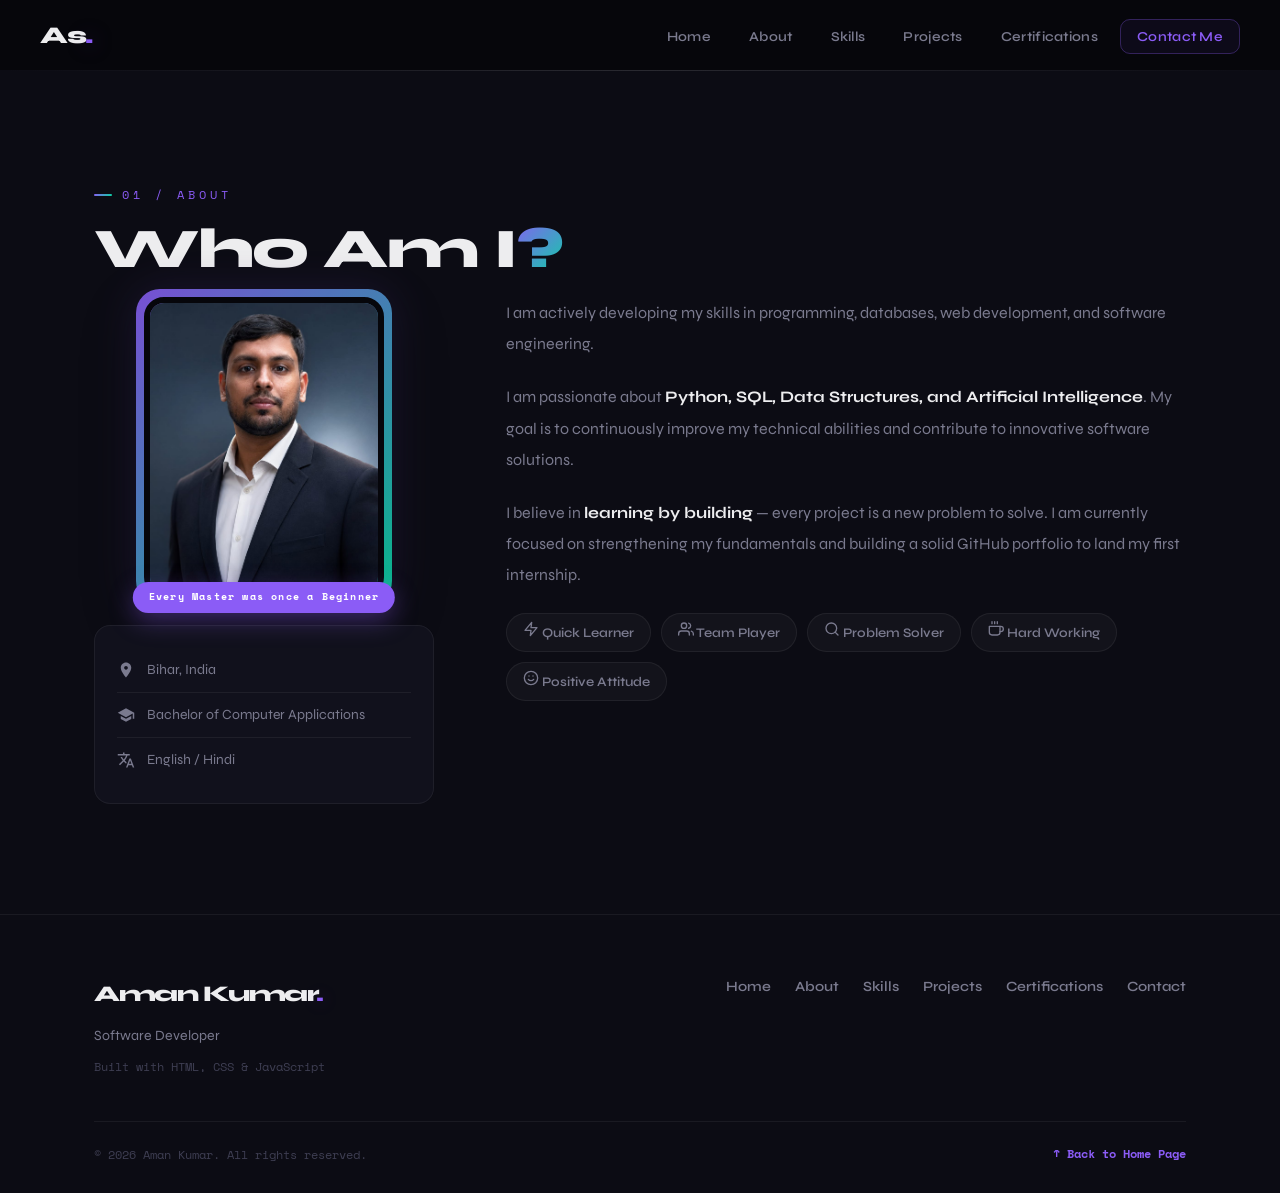
<file: pages/about.html>
<!DOCTYPE html>
<html lang="en">
<head>
  <!-- ===== PAGE: ABOUT =====
       Sections: About (avatar, quick info, strengths), Footer
       ===== -->
  <meta charset="UTF-8" />
  <meta name="viewport" content="width=device-width, initial-scale=1.0, viewport-fit=cover" />
  <meta name="description" content="About Aman Kumar – Aspiring Software Developer from Bihar, India." />
  <meta name="keywords" content="Aman Kumar, About, Software Developer, Bihar, India" />
  <meta name="author" content="Aman Kumar" />

  <title>About Aman Kumar | Portfolio</title>

  <!-- Google Fonts -->
  <link rel="preconnect" href="https://fonts.googleapis.com" />
  <link rel="preconnect" href="https://fonts.gstatic.com" crossorigin />
  <link href="https://fonts.googleapis.com/css2?family=Space+Mono:ital,wght@0,400;0,700;1,400&family=Syne:wght@400;600;700;800&display=swap" rel="stylesheet" />

  <link rel="stylesheet" href="../css/style.css" />
  <link rel="preload" as="image" href="../images/aman-profile.jpeg" fetchpriority="high" />
</head>
<body>

  <!-- ===== PAGE TRANSITION ===== -->
  <div class="page-transition"><div class="loader-bar"></div></div>

  <!-- ===== CURSOR ===== -->
  <div class="cursor" id="cursor"></div>
  <div class="cursor-trail" id="cursorTrail"></div>

  <!-- ===== NAV ===== -->
  <nav id="navbar">
    <a href="../index.html" class="nav-logo">As<span>.</span></a>
    <button class="hamburger" id="hamburger" aria-label="Toggle menu">
      <span></span><span></span><span></span>
    </button>
    <ul class="nav-links" id="navLinks">
      <li><a href="../index.html">Home</a></li>
      <li><a href="about.html">About</a></li>
      <li><a href="skills.html">Skills</a></li>
      <li><a href="projects.html">Projects</a></li>
      <li><a href="certifications.html">Certifications</a></li>
      <li><a href="contact.html" class="nav-cta">Contact Me</a></li>
    </ul>
  </nav>

  <!-- ===== ABOUT SECTION ===== -->
  <section id="about" class="about section" style="margin-top: 70px;">
    <div class="container">
      <div class="section-tag">01 / About</div>
      <h2 class="section-title">Who Am I<span>?</span></h2>
      <div class="about-grid">
        <div class="about-visual">
          <div class="about-avatar">
            <div class="avatar-ring"></div>
            <div class="avatar-inner">
              <img src="../images/aman-profile.jpeg" alt="Aman Kumar" class="avatar-photo" loading="eager" fetchpriority="high" />
            </div>
            <div class="avatar-badge">Every Master was once a Beginner</div>
          </div>
          <div class="about-quick-info">
            <div class="quick-item">
              <span class="qi-icon"><svg viewBox="0 0 24 24" fill="#ff6b35" stroke="none"><path d="M12 2C8.13 2 5 5.13 5 9c0 5.25 7 13 7 13s7-7.75 7-13c0-3.87-3.13-7-7-7zm0 9.5c-1.38 0-2.5-1.12-2.5-2.5s1.12-2.5 2.5-2.5 2.5 1.12 2.5 2.5-1.12 2.5-2.5 2.5z"/></svg></span>
              <span>Bihar, India</span>
            </div>
            <div class="quick-item">
              <span class="qi-icon"><svg viewBox="0 0 24 24" fill="#8b5cf6" stroke="none"><path d="M5 13.18v4L12 21l7-3.82v-4L12 17l-7-3.82zM12 3L1 9l11 6 9-4.91V17h2V9L12 3z"/></svg></span>
              <span>Bachelor of Computer Applications</span>
            </div>
            <div class="quick-item">
              <span class="qi-icon"><svg viewBox="0 0 24 24" fill="#06d6a0" stroke="none"><path d="M12.87 15.07l-2.54-2.51.03-.03c1.74-1.94 2.98-4.17 3.71-6.53H17V4h-7V2H8v2H1v1.99h11.17C11.5 7.92 10.44 9.75 9 11.35 8.07 10.32 7.3 9.19 6.69 8h-2c.73 1.63 1.73 3.17 2.98 4.56l-5.09 5.02L4 19l5-5 3.11 3.11.76-2.04zM18.5 10h-2L12 22h2l1.12-3h4.75L21 22h2l-4.5-12zm-2.62 7l1.62-4.33L19.12 17h-3.24z"/></svg></span>
              <span>English / Hindi</span>
            </div>
          </div>
        </div>
        <div class="about-text">
          <p>
            I am actively developing my skills in programming, databases, web development, and software engineering.
          </p>
          <p>
            I am passionate about <strong>Python, SQL, Data Structures, and Artificial Intelligence</strong>. My goal is to continuously improve my technical abilities and contribute to innovative software solutions.
          </p>
          <p>
            I believe in <strong>learning by building</strong> — every project is a new problem to solve. I am currently focused on strengthening my fundamentals and building a solid GitHub portfolio to land my first internship.
          </p>
          <div class="about-strengths">
            <div class="strength-pill"><svg viewBox="0 0 24 24" fill="none" stroke="currentColor" stroke-width="2" stroke-linecap="round" stroke-linejoin="round" style="width:16px;height:16px"><polygon points="13 2 3 14 12 14 11 22 21 10 12 10 13 2"/></svg> Quick Learner</div>
            <div class="strength-pill"><svg viewBox="0 0 24 24" fill="none" stroke="currentColor" stroke-width="2" stroke-linecap="round" stroke-linejoin="round" style="width:16px;height:16px"><path d="M17 21v-2a4 4 0 0 0-4-4H5a4 4 0 0 0-4 4v2"/><circle cx="9" cy="7" r="4"/><path d="M23 21v-2a4 4 0 0 0-3-3.87"/><path d="M16 3.13a4 4 0 0 1 0 7.75"/></svg> Team Player</div>
            <div class="strength-pill"><svg viewBox="0 0 24 24" fill="none" stroke="currentColor" stroke-width="2" stroke-linecap="round" stroke-linejoin="round" style="width:16px;height:16px"><circle cx="11" cy="11" r="8"/><line x1="21" y1="21" x2="16.65" y2="16.65"/></svg> Problem Solver</div>
            <div class="strength-pill"><svg viewBox="0 0 24 24" fill="none" stroke="currentColor" stroke-width="2" stroke-linecap="round" stroke-linejoin="round" style="width:16px;height:16px"><path d="M18 8h1a4 4 0 0 1 0 8h-1"/><path d="M2 8h16v9a4 4 0 0 1-4 4H6a4 4 0 0 1-4-4V8z"/><line x1="6" y1="1" x2="6" y2="4"/><line x1="10" y1="1" x2="10" y2="4"/><line x1="14" y1="1" x2="14" y2="4"/></svg> Hard Working</div>
            <div class="strength-pill"><svg viewBox="0 0 24 24" fill="none" stroke="currentColor" stroke-width="2" stroke-linecap="round" stroke-linejoin="round" style="width:16px;height:16px"><circle cx="12" cy="12" r="10"/><path d="M8 14s1.5 2 4 2 4-2 4-2"/><line x1="9" y1="9" x2="9.01" y2="9"/><line x1="15" y1="9" x2="15.01" y2="9"/></svg> Positive Attitude</div>
          </div>
        </div>
      </div>
    </div>
  </section>

  <!-- ===== FOOTER ===== -->
  <footer class="footer">
    <div class="container">
      <div class="footer-inner">
        <div class="footer-brand">
          <span class="footer-logo">Aman Kumar<span>.</span></span>
          <p>Software Developer</p>
          <p class="footer-built">Built with HTML, CSS &amp; JavaScript</p>
        </div>
        <div class="footer-nav">
          <a href="../index.html">Home</a>
          <a href="about.html">About</a>
          <a href="skills.html">Skills</a>
          <a href="projects.html">Projects</a>
          <a href="certifications.html">Certifications</a>
          <a href="contact.html">Contact</a>
        </div>
      </div>
      <div class="footer-bottom">
        <p>&copy; 2026 Aman Kumar. All rights reserved.</p>
        <a href="../index.html" class="back-top">&uarr; Back to Home Page</a>
      </div>
    </div>
  </footer>

  <script src="../js/script.js"></script>
</body>
</html>
</file>
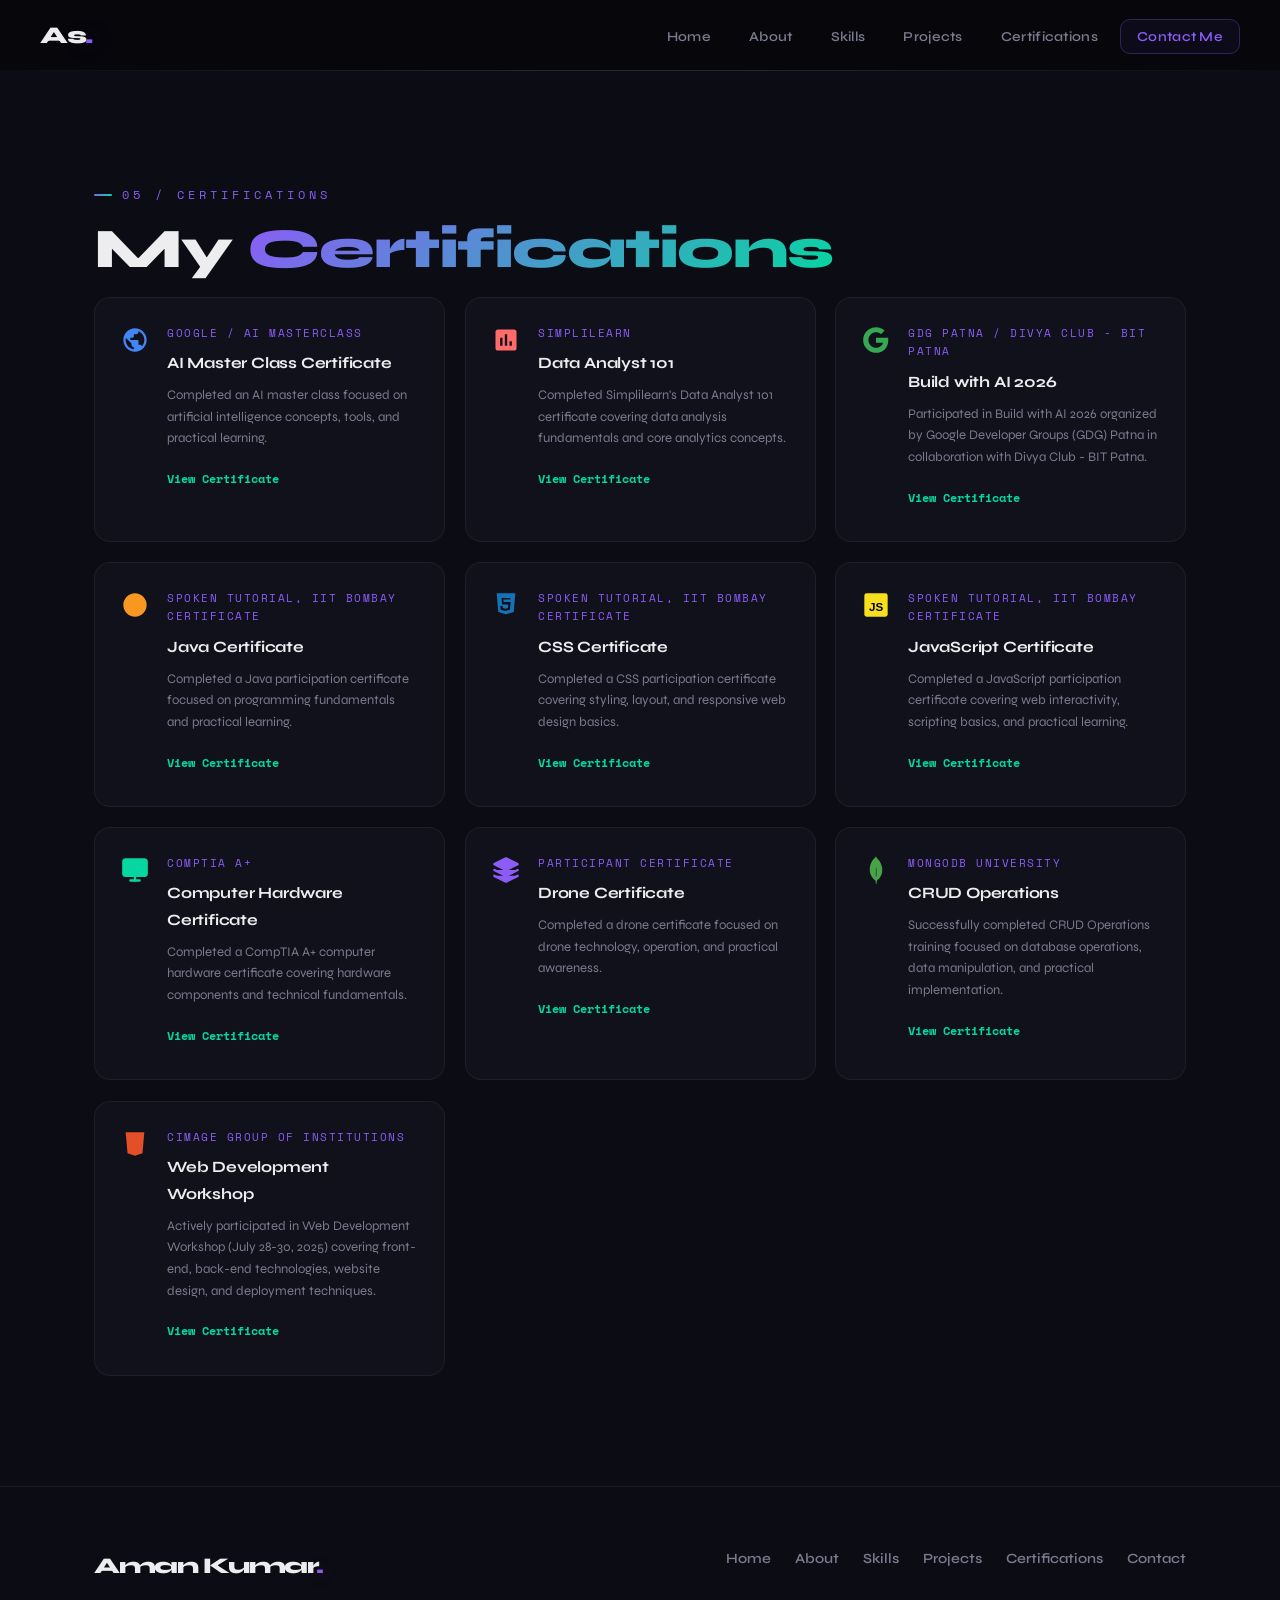
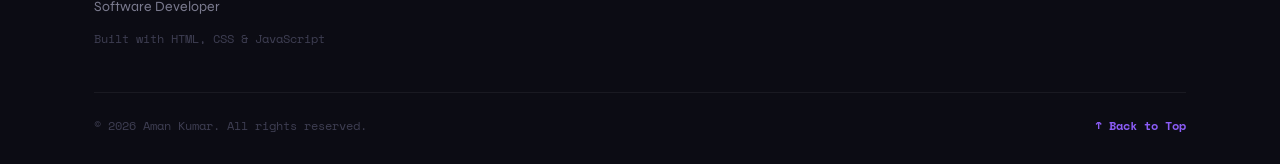
<file: pages/certifications.html>
<!DOCTYPE html>
<html lang="en">
<head>
  <!-- ===== PAGE: CERTIFICATIONS =====
       Sections: Certifications (10 cards), Footer
       ===== -->
  <meta charset="UTF-8" />
  <meta name="viewport" content="width=device-width, initial-scale=1.0, viewport-fit=cover" />
  <meta name="description" content="Certifications - Aman Kumar | Aspiring Software Developer" />
  <meta name="keywords" content="Certifications, Google AI, Data Analyst, Java, CSS, JavaScript, CompTIA, Drone" />
  <meta name="author" content="Aman Kumar" />

  <title>Certifications | Aman Kumar Portfolio</title>

  <!-- Google Fonts -->
  <link rel="preconnect" href="https://fonts.googleapis.com" />
  <link rel="preconnect" href="https://fonts.gstatic.com" crossorigin />
  <link href="https://fonts.googleapis.com/css2?family=Space+Mono:ital,wght@0,400;0,700;1,400&family=Syne:wght@400;600;700;800&display=swap" rel="stylesheet" />

  <link rel="stylesheet" href="../css/style.css" />
</head>
<body>

  <!-- ===== PAGE TRANSITION ===== -->
  <div class="page-transition"><div class="loader-bar"></div></div>

  <!-- ===== CURSOR ===== -->
  <div class="cursor" id="cursor"></div>
  <div class="cursor-trail" id="cursorTrail"></div>

  <!-- ===== NAV ===== -->
  <nav id="navbar">
    <a href="../index.html" class="nav-logo">As<span>.</span></a>
    <button class="hamburger" id="hamburger" aria-label="Toggle menu">
      <span></span><span></span><span></span>
    </button>
    <ul class="nav-links" id="navLinks">
      <li><a href="../index.html">Home</a></li>
      <li><a href="about.html">About</a></li>
      <li><a href="skills.html">Skills</a></li>
      <li><a href="projects.html">Projects</a></li>
      <li><a href="certifications.html">Certifications</a></li>
      <li><a href="contact.html" class="nav-cta">Contact Me</a></li>
    </ul>
  </nav>

  <!-- ===== CERTIFICATIONS SECTION ===== -->
  <section id="certifications" class="certs section" style="margin-top: 70px;">
    <div class="container">
      <div class="section-tag">05 / Certifications</div>
      <h2 class="section-title">My <span>Certifications</span></h2>
      <div class="certs-grid">

        <div class="cert-card reveal">
          <div class="cert-icon"><svg class="cert-ai" viewBox="0 0 24 24" fill="currentColor"><path d="M12 2C6.48 2 2 6.48 2 12s4.48 10 10 10 10-4.48 10-10S17.52 2 12 2zm-1 17.93c-3.95-.49-7-3.85-7-7.93 0-.62.08-1.21.21-1.79L9 15v1c0 1.1.9 2 2 2v1.93zm6.9-2.54c-.26-.81-1-1.39-1.9-1.39h-1v-3c0-.55-.45-1-1-1H8v-2h2c.55 0 1-.45 1-1V7h2c1.1 0 2-.9 2-2v-.41c2.93 1.19 5 4.06 5 7.41 0 2.08-.8 3.97-2.1 5.39z"/></svg></div>
          <div class="cert-body">
            <span class="cert-issuer">Google / AI Masterclass</span>
            <h3>AI Master Class Certificate</h3>
            <p>Completed an AI master class focused on artificial intelligence concepts, tools, and practical learning.</p>
            <a href="../certificates/certificate-ai-master-class-google.pdf" class="cert-link" target="_blank" rel="noopener">View Certificate</a>
          </div>
        </div>

        <div class="cert-card reveal">
          <div class="cert-icon"><svg class="cert-data" viewBox="0 0 24 24" fill="currentColor"><path d="M19 3H5c-1.1 0-2 .9-2 2v14c0 1.1.9 2 2 2h14c1.1 0 2-.9 2-2V5c0-1.1-.9-2-2-2zM9 17H7v-7h2v7zm4 0h-2V7h2v10zm4 0h-2v-4h2v4z"/></svg></div>
          <div class="cert-body">
            <span class="cert-issuer">Simplilearn</span>
            <h3>Data Analyst 101</h3>
            <p>Completed Simplilearn's Data Analyst 101 certificate covering data analysis fundamentals and core analytics concepts.</p>
            <a href="../certificates/certificate-data-analyst-101.pdf" class="cert-link" target="_blank" rel="noopener">View Certificate</a>
          </div>
        </div>

        <div class="cert-card reveal">
          <div class="cert-icon"><svg class="cert-gdg" viewBox="0 0 24 24" fill="currentColor"><path d="M22.56 12.25c0-.78-.07-1.53-.2-2.25H12v4.26h5.92c-.26 1.37-1.04 2.53-2.21 3.31v2.77h3.57c2.08-1.92 3.28-4.74 3.28-8.09z"/><path d="M12 23c2.97 0 5.46-.98 7.28-2.66l-3.57-2.77c-.98.66-2.23 1.06-3.71 1.06-2.86 0-5.29-1.93-6.16-4.53H2.18v2.84C3.99 20.53 7.7 23 12 23z"/><path d="M5.84 14.09c-.22-.66-.35-1.36-.35-2.09s.13-1.43.35-2.09V7.07H2.18C1.43 8.55 1 10.22 1 12s.43 3.45 1.18 4.93l2.85-2.22.81-.62z"/><path d="M12 5.38c1.62 0 3.06.56 4.21 1.64l3.15-3.15C17.45 2.09 14.97 1 12 1 7.7 1 3.99 3.47 2.18 7.07l3.66 2.84c.87-2.6 3.3-4.53 6.16-4.53z"/></svg></div>
          <div class="cert-body">
            <span class="cert-issuer">GDG Patna / Divya Club - BIT Patna</span>
            <h3>Build with AI 2026</h3>
            <p>Participated in Build with AI 2026 organized by Google Developer Groups (GDG) Patna in collaboration with Divya Club - BIT Patna.</p>
            <a href="../certificates/certificate-build-with-ai-2026.jpeg" class="cert-link" target="_blank" rel="noopener">View Certificate</a>
          </div>
        </div>

        <div class="cert-card reveal">
          <div class="cert-icon"><svg class="cert-java" viewBox="0 0 24 24" fill="currentColor"><path d="M8.855 14.18c.083.312.356.557.69.627a1.23 1.23 0 00.895-.068c.354-.189.56-.534.56-.915 0-.49-.317-.873-.797-1.042-.226-.08-.478-.14-.728-.176a6.25 6.25 0 01-.62-.128zm5.978-3.59c-.16-.16-.41-.264-.68-.264h-.02c-.26.008-.504.12-.68.32l-.016.02c-.12.152-.192.344-.192.548 0 .12.04.232.104.328l.008.012c.16.2.41.312.68.312h.02c.26-.008.504-.12.68-.32l.016-.02c.12-.152.192-.344.192-.548 0-.12-.04-.232-.104-.328l-.008-.012zM12 2C6.477 2 2 6.477 2 12s4.477 10 10 10 10-4.477 10-10S17.523 2 12 2zm5.39 7.04h-1.72c-.156 0-.304.04-.436.112a1.28 1.28 0 00-.36.304c-.088.12-.152.264-.184.416v4.88c0 .176.064.34.184.464.1.104.24.184.396.216.088.02.176.028.264.028h1.72c.4 0 .748-.148 1.004-.436.228-.252.34-.588.34-1.012V10.5c0-.424-.112-.76-.34-1.012-.256-.288-.604-.448-1.004-.448zM9.84 8.16H7.56c-.4 0-.748.148-1.004.436-.228.252-.34.588-.34 1.012v4.8c0 .424.112.76.34 1.012.256.288.604.436 1.004.436h2.28c.4 0 .748-.148 1.004-.436.228-.252.34-.588.34-1.012v-4.8c0-.424-.112-.76-.34-1.012-.256-.288-.604-.448-1.004-.448z"/></svg></div>
          <div class="cert-body">
            <span class="cert-issuer">Spoken Tutorial, IIT Bombay Certificate</span>
            <h3>Java Certificate</h3>
            <p>Completed a Java participation certificate focused on programming fundamentals and practical learning.</p>
            <a href="../certificates/certificate-java.pdf" class="cert-link" target="_blank" rel="noopener">View Certificate</a>
          </div>
        </div>

        <div class="cert-card reveal">
          <div class="cert-icon"><svg class="cert-css" viewBox="0 0 24 24" fill="currentColor"><path d="M4 2l1.4 16L12 20l6.6-2L20 2H4zm12.4 5.2h-6.6l.2 2.2h6l-.6 6.6-4 1.2-4-1.2-.3-3.2h2l.1 1.8 2.2.6 2.2-.6.3-3H8.6L8.2 6h7.6l-.2 2.2-.2.0z"/></svg></div>
          <div class="cert-body">
            <span class="cert-issuer">Spoken Tutorial, IIT Bombay Certificate</span>
            <h3>CSS Certificate</h3>
            <p>Completed a CSS participation certificate covering styling, layout, and responsive web design basics.</p>
            <a href="../certificates/certificate-css.pdf" class="cert-link" target="_blank" rel="noopener">View Certificate</a>
          </div>
        </div>

        <div class="cert-card reveal">
          <div class="cert-icon"><svg class="cert-js" viewBox="0 0 24 24" fill="currentColor"><rect x="2" y="2" width="20" height="20" rx="2"/><text x="6" y="17" font-size="10" font-weight="bold" fill="#000" font-family="sans-serif">JS</text></svg></div>
          <div class="cert-body">
            <span class="cert-issuer">Spoken Tutorial, IIT Bombay Certificate</span>
            <h3>JavaScript Certificate</h3>
            <p>Completed a JavaScript participation certificate covering web interactivity, scripting basics, and practical learning.</p>
            <a href="../certificates/certificate-javascript.pdf" class="cert-link" target="_blank" rel="noopener">View Certificate</a>
          </div>
        </div>

        <div class="cert-card reveal">
          <div class="cert-icon"><svg class="cert-hardware" viewBox="0 0 24 24" fill="none" stroke="currentColor" stroke-width="2" stroke-linecap="round" stroke-linejoin="round"><rect x="2" y="3" width="20" height="14" rx="2"/><line x1="8" y1="21" x2="16" y2="21"/><line x1="12" y1="17" x2="12" y2="21"/></svg></div>
          <div class="cert-body">
            <span class="cert-issuer">CompTIA A+</span>
            <h3>Computer Hardware Certificate</h3>
            <p>Completed a CompTIA A+ computer hardware certificate covering hardware components and technical fundamentals.</p>
            <a href="../certificates/certificate-comptia-a-plus-hardware.pdf" class="cert-link" target="_blank" rel="noopener">View Certificate</a>
          </div>
        </div>

        <div class="cert-card reveal">
          <div class="cert-icon"><svg class="cert-drone" viewBox="0 0 24 24" fill="none" stroke="currentColor" stroke-width="2" stroke-linecap="round" stroke-linejoin="round"><path d="M12 2L2 7l10 5 10-5-10-5zM2 17l10 5 10-5M2 12l10 5 10-5"/></svg></div>
          <div class="cert-body">
            <span class="cert-issuer">Participant Certificate</span>
            <h3>Drone Certificate</h3>
            <p>Completed a drone certificate focused on drone technology, operation, and practical awareness.</p>
            <a href="../certificates/certificate-drone.pdf" class="cert-link" target="_blank" rel="noopener">View Certificate</a>
          </div>
        </div>

        <div class="cert-card reveal">
          <div class="cert-icon"><svg class="cert-mongo" viewBox="0 0 24 24" fill="currentColor"><path d="M17.193 9.555c-1.264-5.58-4.252-7.414-4.573-8.115-.28-.394-.53-.954-.735-1.44-.036.495-.055.685-.523 1.184-.723.566-4.438 3.682-4.74 10.02-.282 5.912 4.27 9.435 4.889 9.884l.07.05A73.49 73.49 0 0111.91 24h.481c.114-1.032.284-2.056.51-3.07.417-.296.604-.463.85-.693a11.342 11.342 0 003.639-8.464c.01-.814-.103-1.662-.197-2.218zm-5.336 8.195s0-8.291.275-8.29c.274 0 .263 7.084.263 7.084l-.275 1.206z"/></svg></div>
          <div class="cert-body">
            <span class="cert-issuer">MongoDB University</span>
            <h3>CRUD Operations</h3>
            <p>Successfully completed CRUD Operations training focused on database operations, data manipulation, and practical implementation.</p>
            <a href="../certificates/cert-mongodb-crud.pdf" class="cert-link" target="_blank" rel="noopener">View Certificate</a>
          </div>
        </div>

        <div class="cert-card reveal">
          <div class="cert-icon"><svg class="cert-web" viewBox="0 0 24 24" fill="currentColor"><path d="M4 2l1.6 18L12 22l6.4-2L20 2H4zm12.8 6H8.4l.2 2.4h7.8L15.6 14l-1.8.6-1.8-.6-.1-1.4h-2l.2 2.6 3.5 1 3.5-1 .4-4.4H16.8z"/></svg></div>
          <div class="cert-body">
            <span class="cert-issuer">Cimage Group Of Institutions</span>
            <h3>Web Development Workshop</h3>
            <p>Actively participated in Web Development Workshop (July 28-30, 2025) covering front-end, back-end technologies, website design, and deployment techniques.</p>
            <a href="../certificates/cert-web-development.pdf" class="cert-link" target="_blank" rel="noopener">View Certificate</a>
          </div>
        </div>

      </div>
    </div>
  </section>

  <!-- ===== FOOTER ===== -->
  <footer class="footer">
    <div class="container">
      <div class="footer-inner">
        <div class="footer-brand">
          <span class="footer-logo">Aman Kumar<span>.</span></span>
          <p>Software Developer</p>
          <p class="footer-built">Built with HTML, CSS &amp; JavaScript</p>
        </div>
        <div class="footer-nav">
          <a href="../index.html">Home</a>
          <a href="about.html">About</a>
          <a href="skills.html">Skills</a>
          <a href="projects.html">Projects</a>
          <a href="certifications.html">Certifications</a>
          <a href="contact.html">Contact</a>
        </div>
      </div>
      <div class="footer-bottom">
        <p>&copy; 2026 Aman Kumar. All rights reserved.</p>
        <a href="../index.html" class="back-top">&uarr; Back to Top</a>
      </div>
    </div>
  </footer>

  <script src="../js/script.js"></script>
</body>
</html>
</file>
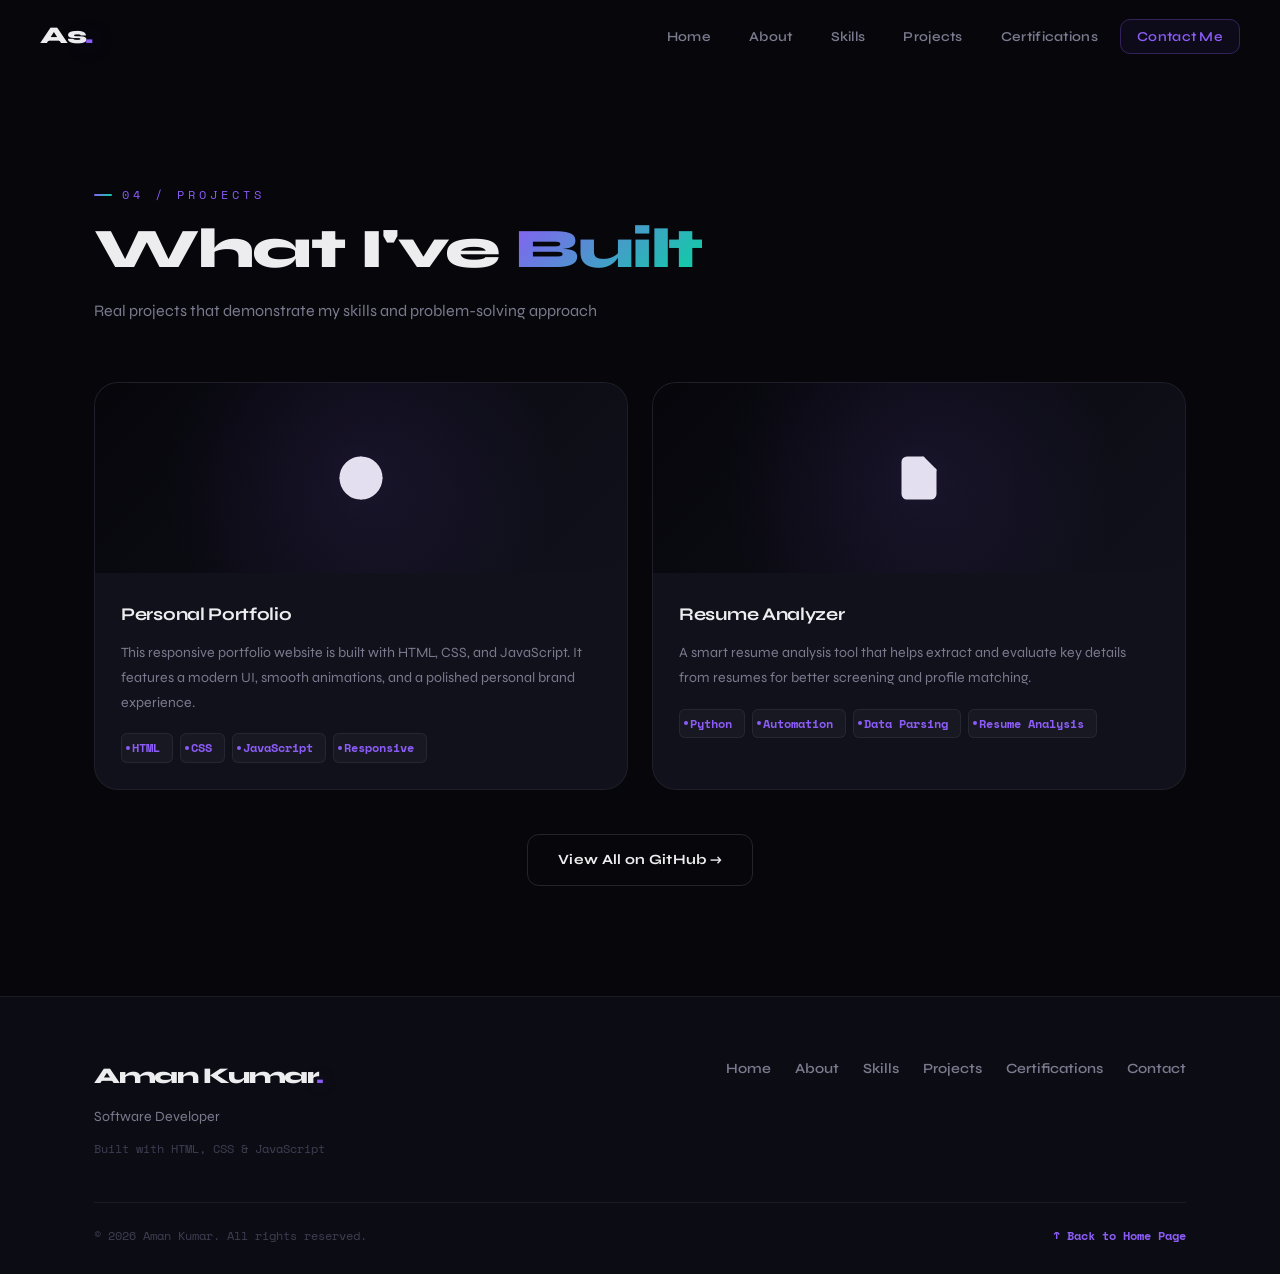
<file: pages/projects.html>
<!DOCTYPE html>
<html lang="en">
<head>
  <!-- ===== PAGE: PROJECTS =====
       Sections: Projects (Portfolio, Resume Analyzer), Footer
       ===== -->
  <meta charset="UTF-8" />
  <meta name="viewport" content="width=device-width, initial-scale=1.0, viewport-fit=cover" />
  <meta name="description" content="Projects - Aman Kumar | Aspiring Software Developer" />
  <meta name="keywords" content="Projects, Portfolio, Temple Run, Student Management, Web Development" />
  <meta name="author" content="Aman Kumar" />

  <title>Projects | Aman Kumar Portfolio</title>

  <!-- Google Fonts -->
  <link rel="preconnect" href="https://fonts.googleapis.com" />
  <link rel="preconnect" href="https://fonts.gstatic.com" crossorigin />
  <link href="https://fonts.googleapis.com/css2?family=Space+Mono:ital,wght@0,400;0,700;1,400&family=Syne:wght@400;600;700;800&display=swap" rel="stylesheet" />

  <link rel="stylesheet" href="../css/style.css" />
</head>
<body>

  <!-- ===== PAGE TRANSITION ===== -->
  <div class="page-transition"><div class="loader-bar"></div></div>

  <!-- ===== CURSOR ===== -->
  <div class="cursor" id="cursor"></div>
  <div class="cursor-trail" id="cursorTrail"></div>

  <!-- ===== NAV ===== -->
  <nav id="navbar">
    <a href="../index.html" class="nav-logo">As<span>.</span></a>
    <button class="hamburger" id="hamburger" aria-label="Toggle menu">
      <span></span><span></span><span></span>
    </button>
    <ul class="nav-links" id="navLinks">
      <li><a href="../index.html">Home</a></li>
      <li><a href="about.html">About</a></li>
      <li><a href="skills.html">Skills</a></li>
      <li><a href="projects.html">Projects</a></li>
      <li><a href="certifications.html">Certifications</a></li>
      <li><a href="contact.html" class="nav-cta">Contact Me</a></li>
    </ul>
  </nav>

  <!-- ===== PROJECTS SECTION ===== -->
  <section id="projects" class="projects section" style="margin-top: 70px;">
    <div class="container">
      <div class="section-tag">04 / Projects</div>
      <h2 class="section-title">What I've <span>Built</span></h2>
      <p class="section-sub">Real projects that demonstrate my skills and problem-solving approach</p>

      <div class="projects-grid">

        <div class="project-card reveal">
          <div class="project-img">
            <div class="project-placeholder">
              <span class="project-icon"><svg viewBox="0 0 24 24" fill="none" stroke="currentColor" stroke-width="1.5" stroke-linecap="round" stroke-linejoin="round"><circle cx="12" cy="12" r="10"/><line x1="2" y1="12" x2="22" y2="12"/><path d="M12 2a15.3 15.3 0 0 1 4 10 15.3 15.3 0 0 1-4 10 15.3 15.3 0 0 1-4-10 15.3 15.3 0 0 1 4-10z"/></svg></span>
            </div>
            <div class="project-overlay">
              <a href="#" class="overlay-btn" target="_blank" rel="noopener">GitHub</a>
              <a href="#" class="overlay-btn overlay-demo" target="_blank" rel="noopener">Live Demo</a>
            </div>
          </div>
          <div class="project-body">
            <h3>Personal Portfolio</h3>
            <p>This responsive portfolio website is built with HTML, CSS, and JavaScript. It features a modern UI, smooth animations, and a polished personal brand experience.</p>
            <div class="tech-tags">
              <span>HTML</span><span>CSS</span><span>JavaScript</span><span>Responsive</span>
            </div>
          </div>
        </div>

        <div class="project-card reveal">
          <div class="project-img">
            <div class="project-placeholder">
              <span class="project-icon"><svg viewBox="0 0 24 24" fill="none" stroke="currentColor" stroke-width="1.5" stroke-linecap="round" stroke-linejoin="round"><path d="M14 2H6a2 2 0 0 0-2 2v16a2 2 0 0 0 2 2h12a2 2 0 0 0 2-2V8z"/><polyline points="14 2 14 8 20 8"/><line x1="16" y1="13" x2="8" y2="13"/><line x1="16" y1="17" x2="8" y2="17"/><polyline points="10 9 9 9 8 9"/></svg></span>
            </div>
            <div class="project-overlay">
              <a href="#" class="overlay-btn" target="_blank" rel="noopener">GitHub</a>
              <a href="https://resume-analiser-project.onrender.com/" class="overlay-btn overlay-demo" target="_blank" rel="noopener">Live Demo</a>
            </div>
          </div>
          <div class="project-body">
            <h3>Resume Analyzer</h3>
            <p>A smart resume analysis tool that helps extract and evaluate key details from resumes for better screening and profile matching.</p>
            <div class="tech-tags">
              <span>Python</span><span>Automation</span><span>Data Parsing</span><span>Resume Analysis</span>
            </div>
          </div>
        </div>

      </div>

      <div class="projects-cta">
        <a href="https://github.com/" class="btn btn-outline" target="_blank" rel="noopener">View All on GitHub →</a>
      </div>
    </div>
  </section>

  <!-- ===== FOOTER ===== -->
  <footer class="footer">
    <div class="container">
      <div class="footer-inner">
        <div class="footer-brand">
          <span class="footer-logo">Aman Kumar<span>.</span></span>
          <p>Software Developer</p>
          <p class="footer-built">Built with HTML, CSS &amp; JavaScript</p>
        </div>
        <div class="footer-nav">
          <a href="../index.html">Home</a>
          <a href="about.html">About</a>
          <a href="skills.html">Skills</a>
          <a href="projects.html">Projects</a>
          <a href="certifications.html">Certifications</a>
          <a href="contact.html">Contact</a>
        </div>
      </div>
      <div class="footer-bottom">
        <p>&copy; 2026 Aman Kumar. All rights reserved.</p>
        <a href="../index.html" class="back-top">&uarr; Back to Home Page</a>
      </div>
    </div>
  </footer>

  <script src="../js/script.js"></script>
</body>
</html>
</file>
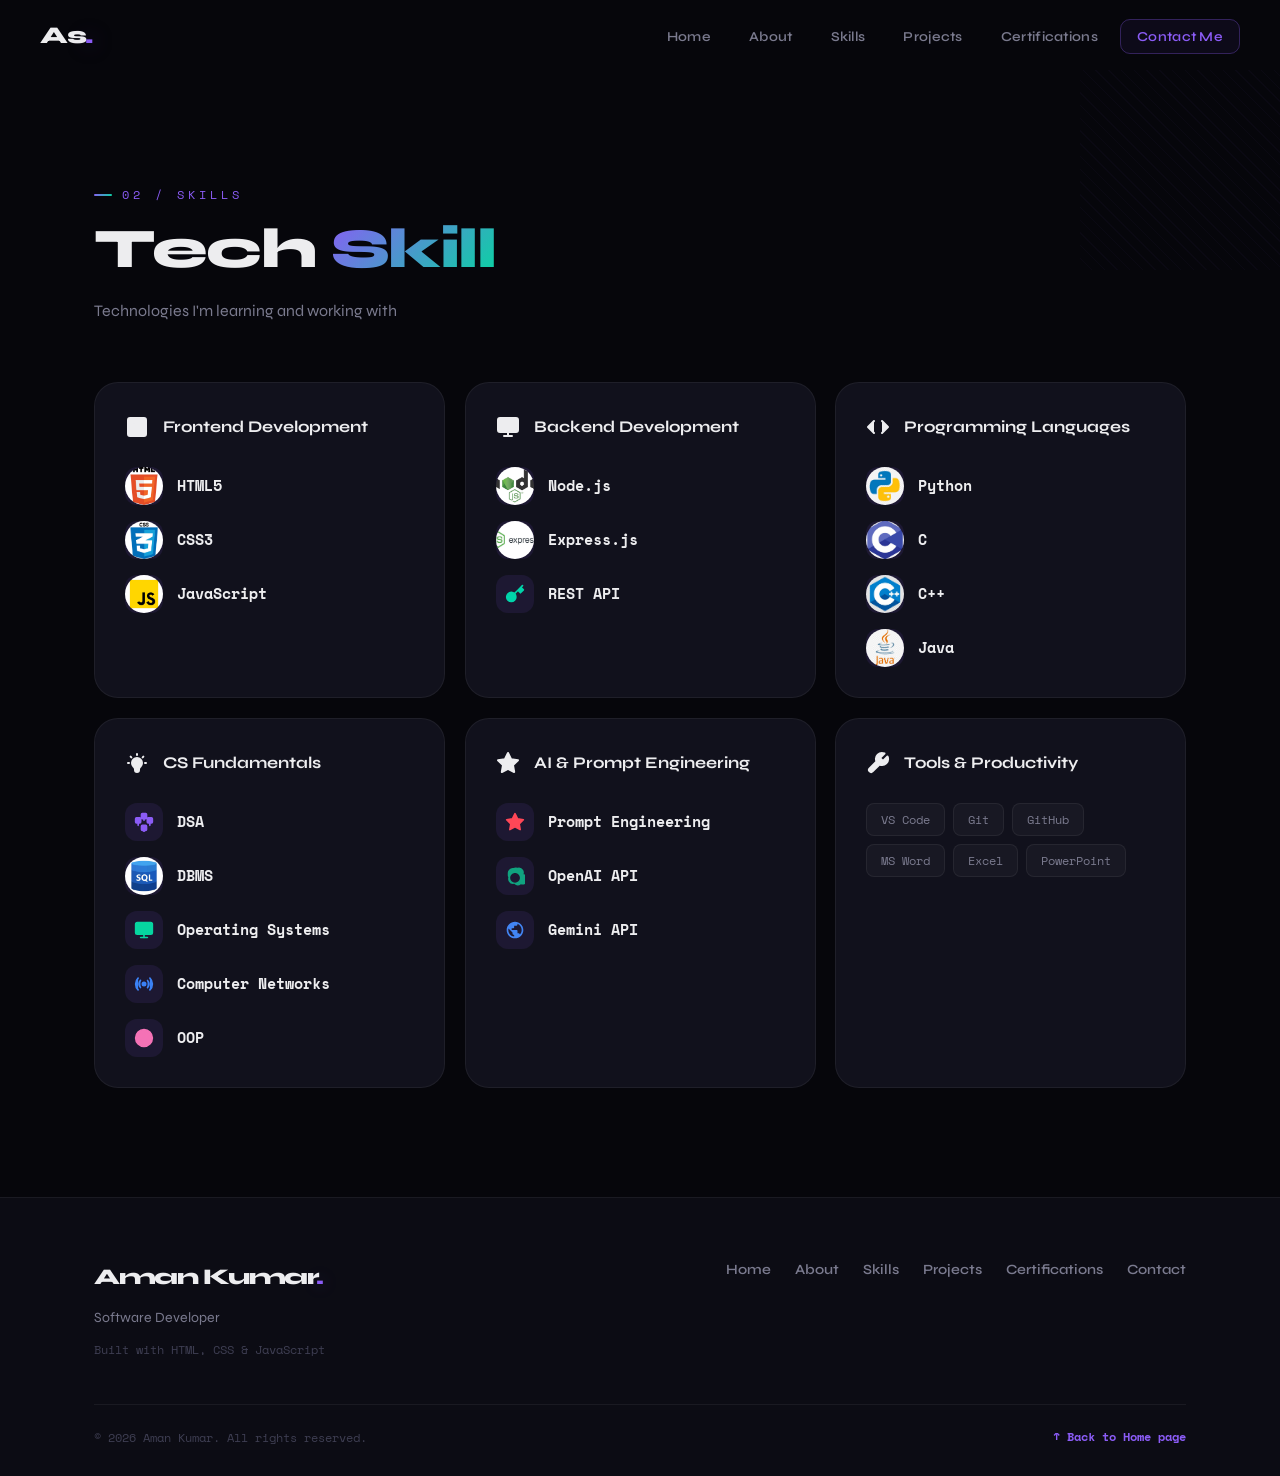
<file: pages/skills.html>
<!DOCTYPE html>
<html lang="en">
<head>
  <!-- ===== PAGE: SKILLS =====
       Sections: Skills (Frontend, Backend, Languages, CS, AI, Tools), Footer
       ===== -->
  <meta charset="UTF-8" />
  <meta name="viewport" content="width=device-width, initial-scale=1.0, viewport-fit=cover" />
  <meta name="description" content="Skills - Aman Kumar | Aspiring Software Developer" />
  <meta name="keywords" content="Skills, Programming, Web Development, Database, Python, JavaScript, CSS, HTML" />
  <meta name="author" content="Aman Kumar" />

  <title>Aman Portfolio</title>

  <!-- Google Fonts -->
  <link rel="preconnect" href="https://fonts.googleapis.com" />
  <link rel="preconnect" href="https://fonts.gstatic.com" crossorigin />
  <link href="https://fonts.googleapis.com/css2?family=Space+Mono:ital,wght@0,400;0,700;1,400&family=Syne:wght@400;600;700;800&display=swap" rel="stylesheet" />

  <link rel="stylesheet" href="../css/style.css" />
</head>
<body>

  <!-- ===== PAGE TRANSITION ===== -->
  <div class="page-transition"><div class="loader-bar"></div></div>

  <!-- ===== CURSOR ===== -->
  <div class="cursor" id="cursor"></div>
  <div class="cursor-trail" id="cursorTrail"></div>

  <!-- ===== NAV ===== -->
  <nav id="navbar">
    <a href="../index.html" class="nav-logo">As<span>.</span></a>
    <button class="hamburger" id="hamburger" aria-label="Toggle menu">
      <span></span><span></span><span></span>
    </button>
    <ul class="nav-links" id="navLinks">
      <li><a href="../index.html">Home</a></li>
      <li><a href="about.html">About</a></li>
      <li><a href="skills.html">Skills</a></li>
      <li><a href="projects.html">Projects</a></li>
      <li><a href="certifications.html">Certifications</a></li>
      <li><a href="contact.html" class="nav-cta">Contact Me</a></li>
    </ul>
  </nav>

  <!-- ===== SKILLS SECTION ===== -->
  <section id="skills" class="skills section" style="margin-top: 70px;">
    <div class="container">
      <div class="section-tag">02 / Skills</div>
      <h2 class="section-title">Tech <span>Skill</span></h2>
      <p class="section-sub">Technologies I'm learning and working with</p>

      <div class="skills-grid">

        <div class="skill-category">
          <div class="skill-cat-header">
            <span class="cat-icon"><svg viewBox="0 0 24 24" fill="none" stroke="currentColor" stroke-width="2" stroke-linecap="round" stroke-linejoin="round"><rect x="3" y="3" width="18" height="18" rx="2" ry="2"/><line x1="3" y1="9" x2="21" y2="9"/><line x1="9" y1="21" x2="9" y2="9"/></svg></span>
            <h3>Frontend Development</h3>
          </div>
          <div class="skill-items">
            <div class="skill-item">
              <span class="skill-logo"><img src="../html5 logo.jpg" alt="HTML5" /></span>
              <span class="skill-name">HTML5</span>
            </div>
            <div class="skill-item">
              <span class="skill-logo"><img src="../css logo.jpg" alt="CSS3" /></span>
              <span class="skill-name">CSS3</span>
            </div>
            <div class="skill-item">
              <span class="skill-logo"><img src="../java script logo.jpg" alt="JavaScript" /></span>
              <span class="skill-name">JavaScript</span>
            </div>
          </div>
        </div>

        <div class="skill-category">
          <div class="skill-cat-header">
            <span class="cat-icon"><svg viewBox="0 0 24 24" fill="none" stroke="currentColor" stroke-width="2" stroke-linecap="round" stroke-linejoin="round"><rect x="2" y="3" width="20" height="14" rx="2" ry="2"/><line x1="8" y1="21" x2="16" y2="21"/><line x1="12" y1="17" x2="12" y2="21"/></svg></span>
            <h3>Backend Development</h3>
          </div>
          <div class="skill-items">
            <div class="skill-item">
              <span class="skill-logo"><img src="../node js logo.jpg" alt="Node.js" /></span>
              <span class="skill-name">Node.js</span>
            </div>
            <div class="skill-item">
              <span class="skill-logo"><img src="../express js.jpg" alt="Express.js" /></span>
              <span class="skill-name">Express.js</span>
            </div>
            <div class="skill-item">
              <span class="skill-logo"><svg class="tech-rest" viewBox="0 0 24 24" fill="none" stroke="currentColor" stroke-width="2" stroke-linecap="round" stroke-linejoin="round"><path d="M21 2l-2 2m-7.61 7.61a5.5 5.5 0 11-7.778 7.778 5.5 5.5 0 017.777-7.777zm0 0L15.5 7.5m0 0l3 3L22 7l-3-3m-3.5 3.5L19 4"/></svg></span>
              <span class="skill-name">REST API</span>
            </div>
          </div>
        </div>

        <div class="skill-category">
          <div class="skill-cat-header">
            <span class="cat-icon"><svg viewBox="0 0 24 24" fill="none" stroke="currentColor" stroke-width="2" stroke-linecap="round" stroke-linejoin="round"><polyline points="16 18 22 12 16 6"/><polyline points="8 6 2 12 8 18"/></svg></span>
            <h3>Programming Languages</h3>
          </div>
          <div class="skill-items">
            <div class="skill-item">
              <span class="skill-logo"><img src="../python logo.jpg" alt="Python" /></span>
              <span class="skill-name">Python</span>
            </div>
            <div class="skill-item">
              <span class="skill-logo"><img src="../c language.jpg" alt="C" /></span>
              <span class="skill-name">C</span>
            </div>
            <div class="skill-item">
              <span class="skill-logo"><img src="../c++ logo.jpg" alt="C++" /></span>
              <span class="skill-name">C++</span>
            </div>
            <div class="skill-item">
              <span class="skill-logo"><img src="../java logo.jpg" alt="Java" /></span>
              <span class="skill-name">Java</span>
            </div>
          </div>
        </div>

        <div class="skill-category">
          <div class="skill-cat-header">
            <span class="cat-icon"><svg viewBox="0 0 24 24" fill="none" stroke="currentColor" stroke-width="2" stroke-linecap="round" stroke-linejoin="round"><path d="M9.663 17h4.673M12 3v1m6.364 1.636l-.707.707M21 12h-1M4 12H3m3.343-5.657l-.707-.707m2.828 9.9a5 5 0 117.072 0l-.548.547A3.374 3.374 0 0014 18.469V19a2 2 0 11-4 0v-.531c0-.895-.356-1.754-.988-2.386l-.548-.547z"/></svg></span>
            <h3>CS Fundamentals</h3>
          </div>
          <div class="skill-items">
            <div class="skill-item">
              <span class="skill-logo"><svg class="tech-ds" viewBox="0 0 24 24" fill="none" stroke="currentColor" stroke-width="2" stroke-linecap="round" stroke-linejoin="round"><rect x="2" y="7" width="6" height="6" rx="1"/><rect x="9" y="2" width="6" height="6" rx="1"/><rect x="16" y="7" width="6" height="6" rx="1"/><rect x="9" y="16" width="6" height="6" rx="1"/><path d="M5 13v3m7-9v3m7 3v3m-7 6v3"/></svg></span>
              <span class="skill-name">DSA</span>
            </div>
            <div class="skill-item">
              <span class="skill-logo"><img src="../sql logo.jpg" alt="SQL" /></span>
              <span class="skill-name">DBMS</span>
            </div>
            <div class="skill-item">
              <span class="skill-logo"><svg class="tech-os" viewBox="0 0 24 24" fill="none" stroke="currentColor" stroke-width="2" stroke-linecap="round" stroke-linejoin="round"><rect x="2" y="3" width="20" height="14" rx="2"/><line x1="8" y1="21" x2="16" y2="21"/><line x1="12" y1="17" x2="12" y2="21"/></svg></span>
              <span class="skill-name">Operating Systems</span>
            </div>
            <div class="skill-item">
              <span class="skill-logo"><svg class="tech-network" viewBox="0 0 24 24" fill="none" stroke="currentColor" stroke-width="2" stroke-linecap="round" stroke-linejoin="round"><circle cx="12" cy="12" r="2"/><path d="M16.24 7.76a6 6 0 010 8.49m-8.48-.01a6 6 0 010-8.49m11.31-2.82a10 10 0 010 14.14m-14.14 0a10 10 0 010-14.14"/></svg></span>
              <span class="skill-name">Computer Networks</span>
            </div>
            <div class="skill-item">
              <span class="skill-logo"><svg class="tech-oop" viewBox="0 0 24 24" fill="none" stroke="currentColor" stroke-width="2" stroke-linecap="round" stroke-linejoin="round"><circle cx="12" cy="12" r="10"/><path d="M8 14s1.5 2 4 2 4-2 4-2"/><line x1="9" y1="9" x2="9.01" y2="9"/><line x1="15" y1="9" x2="15.01" y2="9"/></svg></span>
              <span class="skill-name">OOP</span>
            </div>
          </div>
        </div>

        <div class="skill-category">
          <div class="skill-cat-header">
            <span class="cat-icon"><svg viewBox="0 0 24 24" fill="none" stroke="currentColor" stroke-width="2" stroke-linecap="round" stroke-linejoin="round"><path d="M12 2l3.09 6.26L22 9.27l-5 4.87 1.18 6.88L12 17.77l-6.18 3.25L7 14.14 2 9.27l6.91-1.01L12 2z"/></svg></span>
            <h3>AI & Prompt Engineering</h3>
          </div>
          <div class="skill-items">
            <div class="skill-item">
              <span class="skill-logo"><svg class="tech-ai" viewBox="0 0 24 24" fill="none" stroke="currentColor" stroke-width="2" stroke-linecap="round" stroke-linejoin="round"><path d="M12 2l3.09 6.26L22 9.27l-5 4.87 1.18 6.88L12 17.77l-6.18 3.25L7 14.14 2 9.27l6.91-1.01L12 2z"/></svg></span>
              <span class="skill-name">Prompt Engineering</span>
            </div>
            <div class="skill-item">
              <span class="skill-logo"><svg class="tech-openai" viewBox="0 0 24 24" fill="currentColor"><path d="M22.282 9.821a5.985 5.985 0 00-.516-4.91 6.046 6.046 0 00-6.51-2.9A6.065 6.065 0 0014.913 2a5.985 5.985 0 00-4.916.516A6.046 6.046 0 003.398 9.6a6.065 6.065 0 00.676 4.006 5.985 5.985 0 00.516 4.91 6.046 6.046 0 006.51 2.9A6.065 6.065 0 0019.088 22a5.985 5.985 0 004.916-.516 6.046 6.046 0 002.99-6.51 6.065 6.065 0 00-.676-4.006zM12.058 20c-3.18 0-5.85-2.67-5.85-5.85s2.67-5.85 5.85-5.85 5.85 2.67 5.85 5.85-2.67 5.85-5.85 5.85z"/></svg></span>
              <span class="skill-name">OpenAI API</span>
            </div>
            <div class="skill-item">
              <span class="skill-logo"><svg class="tech-gemini" viewBox="0 0 24 24" fill="currentColor"><path d="M12 2C6.48 2 2 6.48 2 12s4.48 10 10 10 10-4.48 10-10S17.52 2 12 2zm-1 17.93c-3.95-.49-7-3.85-7-7.93 0-.62.08-1.21.21-1.79L9 15v1c0 1.1.9 2 2 2v1.93zm6.9-2.54c-.26-.81-1-1.39-1.9-1.39h-1v-3c0-.55-.45-1-1-1H8v-2h2c.55 0 1-.45 1-1V7h2c1.1 0 2-.9 2-2v-.41c2.93 1.19 5 4.06 5 7.41 0 2.08-.8 3.97-2.1 5.39z"/></svg></span>
              <span class="skill-name">Gemini API</span>
            </div>
          </div>
        </div>

        <div class="skill-category">
          <div class="skill-cat-header">
            <span class="cat-icon"><svg viewBox="0 0 24 24" fill="none" stroke="currentColor" stroke-width="2" stroke-linecap="round" stroke-linejoin="round"><path d="M14.7 6.3a1 1 0 000 1.4l1.6 1.6a1 1 0 001.4 0l3.77-3.77a6 6 0 01-7.94 7.94l-6.91 6.91a2.12 2.12 0 01-3-3l6.91-6.91a6 6 0 017.94-7.94l-3.76 3.76z"/></svg></span>
            <h3>Tools & Productivity</h3>
          </div>
          <div class="skill-tags">
            <span class="skill-tag">VS Code</span>
            <span class="skill-tag">Git</span>
            <span class="skill-tag">GitHub</span>
            <span class="skill-tag">MS Word</span>
            <span class="skill-tag">Excel</span>
            <span class="skill-tag">PowerPoint</span>
          </div>
        </div>

      </div>
    </div>
  </section>

  <!-- ===== FOOTER ===== -->
  <footer class="footer">
    <div class="container">
      <div class="footer-inner">
        <div class="footer-brand">
          <span class="footer-logo">Aman Kumar<span>.</span></span>
          <p>Software Developer</p>
          <p class="footer-built">Built with HTML, CSS &amp; JavaScript</p>
        </div>
        <div class="footer-nav">
          <a href="../index.html">Home</a>
          <a href="about.html">About</a>
          <a href="skills.html">Skills</a>
          <a href="projects.html">Projects</a>
          <a href="certifications.html">Certifications</a>
          <a href="contact.html">Contact</a>
        </div>
      </div>
      <div class="footer-bottom">
        <p>&copy; 2026 Aman Kumar. All rights reserved.</p>
        <a href="../index.html" class="back-top">&uarr; Back to Home page</a>
      </div>
    </div>
  </footer>

  <script src="../js/script.js"></script>
</body>
</html>
</file>
<file: css/style.css>
/* ============================================
   AMAN KUMAR PORTFOLIO — Premium Design
   ============================================
   Theme: Ultra Dark + Neon Glass
   Fonts: Syne (headings) + Space Mono (mono)
   ============================================
    Table of Contents:
    1.  CSS Variables        — Theme colors, fonts, spacing
    2.  Base Reset           — Box-sizing, selection, scrollbar
    3.  Custom Cursor        — Glowing dot + trail (desktop only)
    4.  Container            — Max-width wrapper
    5.  Navigation           — Fixed navbar, logo, links, CTA
    6.  Mobile Nav           — Hamburger menu (max-width: 900px)
    7.  Section Basics       — Shared section/tag/title styles
    8.  Buttons              — Primary, outline, ghost variants
    9.  Hero Section         — Full-screen hero with particles
    10. About Section        — Avatar, quick info, strengths
    11. Skills Section       — Skill cards with bars and tags
    12. Projects Section     — Project cards with hover overlay
    13. Certifications       — Certificate cards grid
    14. Contact Section      — Contact form + info links
    15. Footer               — Site footer with nav
    16. WhatsApp Button      — Fixed floating WhatsApp link
    17. SVG Icon Base        — Shared icon sizing
    18. Unique Design        — Decorative accent elements
    19. Reveal Animation     — Scroll-triggered fade-in
    20. Responsive — Laptop   (769px – 1024px)
    21. Responsive — Tablet   (481px – 768px)
    22. Responsive — Mobile L (376px – 480px)
    23. Responsive — Mobile S (max-width: 375px)
    24. Touch Devices        — Disable hover effects
    25. Landscape Mobile     — Orientation-specific
    26. Large Screens        — 1400px+
    27. Page Transition      — Fade overlay between pages
   ============================================ */

/* ===== 1. CSS VARIABLES — Theme Configuration ===== */
:root {
  /* Background shades (darkest to lightest) */
  --bg: #06060b;
  --bg2: #0c0c14;
  --bg3: #11111c;

  /* Surface & border transparency */
  --surface: rgba(255,255,255,0.03);
  --surface-hover: rgba(255,255,255,0.07);
  --border: rgba(255,255,255,0.06);
  --border-bright: rgba(255,255,255,0.12);

  /* Text hierarchy */
  --text: #ededef;          /* Primary text */
  --text-muted: #7a7a8e;    /* Secondary text */
  --text-dim: #3e3e52;      /* Tertiary/disabled text */

  /* Accent colors */
  --accent: #8b5cf6;        /* Purple — primary accent */
  --accent2: #06d6a0;       /* Teal — secondary accent */
  --accent3: #ff4757;       /* Red — error/danger */
  --accent4: #f59e0b;       /* Amber — warning/highlight */

  /* Gradients */
  --grad: linear-gradient(135deg, #8b5cf6, #06d6a0);       /* Purple → Teal */

  --grad-cool: linear-gradient(135deg, #06d6a0, #3b82f6);  /* Teal → Blue */

  /* Glow effects */
  --glow-purple: 0 0 40px rgba(139,92,246,0.15);


  /* Typography */
  --font-head: 'Syne', sans-serif;
  --font-mono: 'Space Mono', monospace;

  /* Spacing & shape */
  --radius: 16px;
  --radius-lg: 24px;
  --nav-h: 72px;            /* Navbar height */

  /* Animation timing */
  --transition: 0.35s cubic-bezier(0.4, 0, 0.2, 1);
  --transition-fast: 0.2s cubic-bezier(0.4, 0, 0.2, 1);
}

*, *::before, *::after { box-sizing: border-box; margin: 0; padding: 0; }

html {
  scroll-behavior: smooth;
  scroll-padding-top: var(--nav-h);
  font-size: 16px;
}

body {
  background: var(--bg);
  color: var(--text);
  font-family: var(--font-head);
  line-height: 1.7;
  overflow-x: hidden;
  cursor: auto;
}

/* ===== 2. BASE RESET — Box-sizing, Selection, Scrollbar ===== */
::selection {
  background: rgba(139,92,246,0.35);
  color: #fff;
}

/* ===== SCROLLBAR ===== */
::-webkit-scrollbar { width: 8px; }
::-webkit-scrollbar-track { background: var(--bg); }
::-webkit-scrollbar-thumb {
  background: var(--grad);
  border-radius: 999px;
}
::-webkit-scrollbar-thumb:hover { filter: brightness(1.2); }

/* ===== 3. CUSTOM CURSOR — Glowing Dot + Trail (Desktop) ===== */
.cursor {
  position: fixed; top: 0; left: 0;
  width: 8px; height: 8px;
  background: var(--accent);
  border-radius: 50%;
  pointer-events: none;
  z-index: 9999;
  transform: translate(-50%, -50%);
  transition: transform 0.15s ease, background 0.3s ease;
  mix-blend-mode: difference;
  will-change: transform;
  contain: strict;
}
.cursor-trail {
  position: fixed; top: 0; left: 0;
  width: 36px; height: 36px;
  border: 1.5px solid rgba(139,92,246,0.5);
  border-radius: 50%;
  pointer-events: none;
  z-index: 9998;
  transform: translate(-50%, -50%);
  transition: transform 0.2s ease, opacity 0.3s ease, border-color 0.3s ease;
  will-change: transform;
  contain: strict;
}
body:not(:hover) .cursor, body:not(:hover) .cursor-trail { opacity: 0; }
.cursor, .cursor-trail { display: none; }

/* ===== 4. CONTAINER — Max-width Wrapper ===== */
.container { max-width: 1140px; margin: 0 auto; padding: 0 24px; }

/* ===== 5. NAVIGATION — Fixed Navbar, Logo, Links, CTA ===== */
#navbar {
  position: fixed; top: 0; left: 0; right: 0;
  height: var(--nav-h);
  display: flex; align-items: center; justify-content: space-between;
  padding: 0 40px;
  z-index: 1000;
  transition: background var(--transition), backdrop-filter var(--transition), box-shadow var(--transition);
}
#navbar.scrolled {
  background: rgba(6,6,11,0.82);
  backdrop-filter: blur(24px) saturate(180%);
  -webkit-backdrop-filter: blur(24px) saturate(180%);
  border-bottom: 1px solid var(--border);
  box-shadow: 0 4px 30px rgba(0,0,0,0.3);
}
.nav-logo {
  font-family: var(--font-head);
  font-size: 1.5rem;
  font-weight: 800;
  color: var(--text);
  text-decoration: none;
  letter-spacing: -1.5px;
  position: relative;
}
.nav-logo span {
  color: var(--accent);
  text-shadow: 0 0 20px rgba(139,92,246,0.5);
}
.nav-links {
  list-style: none;
  display: flex; align-items: center; gap: 6px;
}
.nav-links a {
  color: var(--text-muted);
  text-decoration: none;
  font-size: 0.85rem;
  font-weight: 600;
  padding: 8px 16px;
  border-radius: 10px;
  transition: color var(--transition-fast), background var(--transition-fast), box-shadow var(--transition-fast);
  letter-spacing: 0.3px;
  position: relative;
}
.nav-links a:hover {
  color: var(--text);
  background: var(--surface-hover);
}
.nav-cta {
  color: var(--accent) !important;
  border: 1px solid rgba(139,92,246,0.3) !important;
  background: rgba(139,92,246,0.06) !important;
}
.nav-cta:hover {
  background: rgba(139,92,246,0.15) !important;
  box-shadow: 0 0 20px rgba(139,92,246,0.15);
}

.hamburger {
  display: none;
  flex-direction: column; gap: 5px;
  background: none; border: none; cursor: pointer; padding: 8px 4px;
  -webkit-tap-highlight-color: transparent;
  touch-action: manipulation;
}
.hamburger span {
  display: block; width: 22px; height: 2px;
  background: var(--text);
  border-radius: 2px;
  transition: var(--transition);
}
.hamburger.open span:nth-child(1) { transform: translateY(7px) rotate(45deg); }
.hamburger.open span:nth-child(2) { opacity: 0; }
.hamburger.open span:nth-child(3) { transform: translateY(-7px) rotate(-45deg); }

/* ===== 6. MOBILE NAV — Hamburger Menu (max-width: 900px) ===== */
@media (max-width: 900px) {
  .hamburger { display: flex; }
  .nav-links {
    position: fixed;
    top: var(--nav-h);
    left: 0; right: 0;
    flex-direction: column;
    gap: 0;
    background: rgba(6,6,11,0.97);
    backdrop-filter: blur(24px);
    -webkit-backdrop-filter: blur(24px);
    border-bottom: 1px solid var(--border);
    padding: 16px 24px 24px;
    display: none;
    z-index: 999;
    max-height: calc(100vh - var(--nav-h));
    overflow-y: auto;
  }
  .nav-links.open { display: flex; }
  .nav-links a {
    padding: 14px 18px;
    border-radius: 12px;
    font-size: 0.95rem;
    width: 100%;
    display: block;
  }
}

/* ===== 7. SECTION BASICS — Shared Section/Tag/Title Styles ===== */
.section { padding: 110px 0; position: relative; contain: layout style; }
.section-tag {
  font-family: var(--font-mono);
  font-size: 0.72rem;
  color: var(--accent);
  letter-spacing: 4px;
  text-transform: uppercase;
  margin-bottom: 14px;
  display: inline-block;
  position: relative;
  padding-left: 28px;
}
.section-tag::before {
  content: '';
  position: absolute;
  left: 0; top: 50%;
  width: 18px; height: 2px;
  background: var(--grad);
  transform: translateY(-50%);
  border-radius: 2px;
}
.section-title {
  font-size: clamp(2.2rem, 5vw, 3.5rem);
  font-weight: 800;
  line-height: 1.08;
  margin-bottom: 18px;
  letter-spacing: -1.5px;
}
.section-title span {
  background: var(--grad);
  -webkit-background-clip: text;
  -webkit-text-fill-color: transparent;
  background-clip: text;
}
.section-sub {
  color: var(--text-muted);
  font-size: 1rem;
  margin-bottom: 56px;
  max-width: 520px;
  line-height: 1.8;
}

/* ===== 8. BUTTONS — Primary, Outline, Ghost Variants ===== */
.btn {
  display: inline-flex; align-items: center; gap: 8px;
  padding: 13px 30px;
  border-radius: 12px;
  font-family: var(--font-head);
  font-size: 0.88rem;
  font-weight: 700;
  text-decoration: none;
  cursor: pointer;
  border: none;
  transition: var(--transition);
  letter-spacing: 0.3px;
  position: relative;
  overflow: hidden;
}
.btn::before {
  content: '';
  position: absolute;
  inset: 0;
  background: linear-gradient(135deg, rgba(255,255,255,0.1), transparent);
  opacity: 0;
  transition: opacity var(--transition);
}
.btn:hover::before { opacity: 1; }
.btn-primary {
  background: var(--accent);
  color: #fff;
  box-shadow: 0 4px 20px rgba(139,92,246,0.3);
}
.btn-primary:hover {
  transform: translateY(-3px);
  box-shadow: 0 8px 30px rgba(139,92,246,0.4);
}
.btn-outline {
  background: transparent;
  color: var(--text);
  border: 1px solid var(--border-bright);
}
.btn-outline:hover {
  background: var(--surface-hover);
  border-color: var(--accent);
  color: var(--accent);
  transform: translateY(-3px);
}
.btn-ghost {
  background: var(--surface);
  color: var(--text-muted);
  border: 1px solid var(--border);
}
.btn-ghost:hover {
  background: var(--surface-hover);
  color: var(--text);
  transform: translateY(-3px);
}
.btn-full { width: 100%; justify-content: center; }

/* ===== 9. HERO SECTION — Full-screen Hero with Particles ===== */
.hero {
  min-height: 100vh;
  display: flex; align-items: center; justify-content: center;
  position: relative; overflow: hidden;
}
.hero::before {
  content: '';
  position: absolute;
  top: -50%; left: -50%;
  width: 200%; height: 200%;
  background: radial-gradient(ellipse at 30% 20%, rgba(139,92,246,0.08) 0%, transparent 50%),
              radial-gradient(ellipse at 70% 80%, rgba(6,214,160,0.05) 0%, transparent 50%);
  animation: heroGlow 8s ease-in-out infinite alternate;
}
@keyframes heroGlow {
  0% { transform: translate(0, 0) rotate(0deg); }
  100% { transform: translate(-2%, -1%) rotate(3deg); }
}
#heroCanvas {
  position: absolute; top: 0; left: 0; width: 100%; height: 100%;
  opacity: 0.5;
}
.hero-content {
  position: relative; z-index: 2;
  max-width: 780px;
  padding: 80px 24px 40px;
  text-align: left;
}
.hero-greeting {
  font-family: var(--font-mono);
  font-size: 0.88rem;
  color: var(--accent2);
  letter-spacing: 4px;
  text-transform: uppercase;
  margin-bottom: 14px;
  animation: fadeUp 0.6s ease both;
}
.hero-name {
  font-size: clamp(3.2rem, 9vw, 6.5rem);
  font-weight: 800;
  line-height: 1;
  letter-spacing: -4px;
  margin-bottom: 18px;
  animation: fadeUp 0.7s ease both;
  animation-delay: 0.1s;
}
.hero-name span {
  background: var(--grad);
  -webkit-background-clip: text;
  -webkit-text-fill-color: transparent;
  background-clip: text;
}
.hero-role {
  font-size: clamp(1rem, 2.5vw, 1.35rem);
  color: var(--text-muted);
  margin-bottom: 28px;
  min-height: 38px;
  animation: fadeUp 0.7s ease both;
  animation-delay: 0.2s;
  font-weight: 600;
}
.typed-text {
  background: var(--grad-cool);
  -webkit-background-clip: text;
  -webkit-text-fill-color: transparent;
  background-clip: text;
  font-family: var(--font-mono);
}
.typed-cursor {
  color: var(--accent);
  animation: blink 0.8s infinite;
  font-weight: 300;
}
@keyframes blink { 0%,100% { opacity:1; } 50% { opacity:0; } }
.hero-desc {
  color: var(--text-muted);
  font-size: 1.02rem;
  line-height: 1.85;
  max-width: 560px;
  margin-bottom: 40px;
  animation: fadeUp 0.7s ease both;
  animation-delay: 0.5s;
}
.hero-btns {
  display: flex; flex-wrap: wrap; gap: 14px;
  margin-bottom: 60px;
  animation: fadeUp 0.7s ease both;
  animation-delay: 0.6s;
}
.hero-stats {
  display: flex; align-items: center; gap: 28px;
  animation: fadeUp 0.7s ease both;
  animation-delay: 0.7s;
}
.stat { display: flex; flex-direction: column; }
.stat-num {
  font-size: 2rem;
  font-weight: 800;
  background: var(--grad);
  -webkit-background-clip: text;
  -webkit-text-fill-color: transparent;
  background-clip: text;
  line-height: 1;
  letter-spacing: -1px;
}
.stat-label {
  font-family: var(--font-mono);
  font-size: 0.68rem;
  color: var(--text-muted);
  text-transform: uppercase;
  letter-spacing: 2px;
  margin-top: 4px;
}
.stat-divider {
  width: 1px; height: 44px;
  background: linear-gradient(180deg, transparent, var(--border-bright), transparent);
}
.hero-scroll-hint {
  position: absolute; bottom: 36px; left: 50%; transform: translateX(-50%);
  width: 30px; height: 56px;
  display: flex; flex-direction: column; align-items: center; justify-content: flex-start;
  text-decoration: none;
  animation: fadeUp 1s ease both; animation-delay: 1s;
}
.scroll-mouse {
  width: 26px; height: 42px;
  border: 1.5px solid rgba(237,237,239,0.35);
  border-radius: 999px;
  position: relative;
  background: rgba(255,255,255,0.02);
  backdrop-filter: blur(8px);
}
.scroll-mouse::after {
  content: "";
  position: absolute;
  top: 8px; left: 50%;
  width: 3px; height: 8px;
  background: var(--accent2);
  border-radius: 999px;
  transform: translateX(-50%);
  animation: mouseWheel 1.8s ease-in-out infinite;
}
.scroll-arrow {
  width: 8px; height: 8px;
  margin-top: 6px;
  border-right: 1.5px solid rgba(237,237,239,0.5);
  border-bottom: 1.5px solid rgba(237,237,239,0.5);
  transform: rotate(45deg);
  animation: arrowFloat 1.8s ease-in-out infinite;
}
@keyframes mouseWheel {
  0% { opacity: 0; transform: translate(-50%, 0); }
  35% { opacity: 1; }
  100% { opacity: 0; transform: translate(-50%, 14px); }
}
@keyframes arrowFloat {
  0%, 100% { opacity: 0.3; transform: translateY(0) rotate(45deg); }
  50% { opacity: 1; transform: translateY(4px) rotate(45deg); }
}

/* ===== 10. ABOUT SECTION — Avatar, Quick Info, Strengths ===== */
.about {
  background: var(--bg2);
  position: relative;
}
.about::before {
  content: '';
  position: absolute;
  top: 0; left: 0; right: 0;
  height: 1px;
  background: linear-gradient(90deg, transparent, var(--border-bright), transparent);
}
.about-grid {
  display: grid; grid-template-columns: 1fr 2fr; gap: 72px; align-items: start;
}
.about-visual { display: flex; flex-direction: column; align-items: center; gap: 28px; }
.about-avatar {
  position: relative;
  display: flex;
  justify-content: center;
  width: 240px;
}
.avatar-ring {
  position: absolute;
  inset: -8px;
  border-radius: 24px;
  background: var(--grad);
  opacity: 0.85;
  box-shadow: var(--glow-purple), 0 20px 60px rgba(0,0,0,0.4);
  animation: pulse 3s ease-in-out infinite;
}
@keyframes pulse {
  0%, 100% { opacity: 0.85; transform: scale(1); }
  50% { opacity: 1; transform: scale(1.02); }
}
.avatar-inner {
  position: relative; z-index: 1;
  width: 240px; height: 300px;
  background: var(--bg3);
  border: 6px solid var(--bg);
  border-radius: 20px;
  display: flex; align-items: center; justify-content: center;
  overflow: hidden;
}
.avatar-photo {
  width: 100%;
  height: 100%;
  min-width: 100%;
  min-height: 100%;
  object-fit: cover;
  object-position: center;
  display: block;
}
.avatar-badge {
  position: absolute; bottom: -16px; left: 50%; transform: translateX(-50%);
  background: var(--accent); color: #fff;
  font-size: 0.62rem; font-weight: 700; font-family: var(--font-mono);
  padding: 7px 16px; border-radius: 24px; white-space: nowrap;
  letter-spacing: 1.2px;
  z-index: 2;
  box-shadow: 0 8px 24px rgba(139,92,246,0.35);
}
.about-quick-info {
  background: var(--bg3);
  border: 1px solid var(--border);
  border-radius: var(--radius);
  padding: 22px;
  width: 100%;
  backdrop-filter: blur(10px);
}
.quick-item {
  display: flex; align-items: center; gap: 12px;
  padding: 10px 0;
  border-bottom: 1px solid var(--border);
  font-size: 0.875rem;
  color: var(--text-muted);
}
.quick-item:last-child { border-bottom: none; }
.qi-icon { font-size: 1.05rem; }
.about-text p {
  color: var(--text-muted);
  margin-bottom: 22px;
  line-height: 1.95;
  font-size: 1rem;
}
.about-text strong { color: var(--text); font-weight: 700; }
.about-strengths { display: flex; flex-wrap: wrap; gap: 10px; margin-top: 12px; }
.strength-pill {
  background: var(--surface);
  border: 1px solid var(--border);
  color: var(--text-muted);
  font-size: 0.82rem;
  font-weight: 600;
  padding: 7px 16px;
  border-radius: 24px;
  transition: var(--transition);
  position: relative;
}
.strength-pill:hover {
  border-color: var(--accent);
  color: var(--accent);
  background: rgba(139,92,246,0.08);
  box-shadow: 0 0 16px rgba(139,92,246,0.1);
}

/* ===== 11. SKILLS SECTION — Skill Cards with Bars and Tags ===== */
.skills { position: relative; }
.skills-grid {
  display: grid;
  grid-template-columns: repeat(auto-fit, minmax(300px, 1fr));
  gap: 20px;
}
.skill-category {
  background: var(--bg3);
  border: 1px solid var(--border);
  border-radius: var(--radius-lg);
  padding: 30px;
  transition: var(--transition);
  position: relative;
  overflow: hidden;
  will-change: transform;
  contain: layout style;
}
.skill-category::before {
  content: '';
  position: absolute;
  top: 0; left: 0; right: 0;
  height: 2px;
  background: var(--grad);
  opacity: 0;
  transition: opacity var(--transition);
}
.skill-category:hover {
  border-color: var(--border-bright);
  transform: translateY(-5px);
  box-shadow: var(--glow-purple);
}
.skill-category:hover::before { opacity: 1; }
.skill-cat-header {
  display: flex; align-items: center; gap: 14px;
  margin-bottom: 26px;
}
.cat-icon { font-size: 1.5rem; }
.skill-cat-header h3 {
  font-size: 1.02rem; font-weight: 700; color: var(--text);
}
.skill-items { display: flex; flex-direction: column; gap: 16px; }
.skill-item { display: flex; align-items: center; gap: 14px; }
.skill-logo {
  width: 38px;
  height: 38px;
  display: inline-flex;
  align-items: center;
  justify-content: center;
  border-radius: 12px;
  background: rgba(139,92,246,0.1);
  color: var(--accent2);
  font-size: 1.1rem;
  flex-shrink: 0;
  transition: var(--transition);
}
.skill-item:hover .skill-logo {
  background: rgba(139,92,246,0.2);
  transform: scale(1.1);
}
.skill-name {
  font-size: 0.92rem; color: var(--text);
  min-width: 100px;
  font-family: var(--font-mono);
  font-weight: 600;
}
.skill-tags { display: flex; flex-wrap: wrap; gap: 8px; margin-top: 10px; }
.skill-tag {
  background: var(--surface);
  border: 1px solid var(--border);
  color: var(--text-muted);
  font-size: 0.78rem;
  padding: 5px 14px; border-radius: 8px;
  font-family: var(--font-mono);
  transition: var(--transition);
}
.skill-tag:hover {
  border-color: var(--accent);
  color: var(--accent);
  background: rgba(139,92,246,0.08);
}

/* ===== 12. PROJECTS SECTION — Project Cards with Hover Overlay ===== */
.projects { position: relative; }
.projects-grid {
  display: grid;
  grid-template-columns: repeat(auto-fit, minmax(300px, 1fr));
  gap: 24px;
}
.project-card {
  background: var(--bg3);
  border: 1px solid var(--border);
  border-radius: var(--radius-lg);
  overflow: hidden;
  transition: var(--transition);
  position: relative;
  will-change: transform;
  contain: layout style;
}
.project-card:hover {
  border-color: var(--accent);
  transform: translateY(-8px);
  box-shadow: var(--glow-purple);
}
.project-img {
  position: relative; height: 190px; overflow: hidden;
  background: linear-gradient(135deg, var(--bg), var(--bg3));
}
.project-placeholder {
  width: 100%; height: 100%;
  display: flex; align-items: center; justify-content: center;
  position: relative;
}
.project-placeholder::before {
  content: '';
  position: absolute; inset: 0;
  background: radial-gradient(circle at center, rgba(139,92,246,0.1) 0%, transparent 70%);
}
.project-emoji { font-size: 3rem; position: relative; z-index: 1; transition: transform var(--transition); }
.project-card:hover .project-emoji { transform: scale(1.15) rotate(-5deg); }
.project-icon { transition: transform var(--transition); }
.project-card:hover .project-icon { transform: scale(1.15) rotate(-5deg); }
.project-overlay {
  position: absolute; inset: 0;
  background: rgba(6,6,11,0.88);
  backdrop-filter: blur(8px);
  display: flex; align-items: center; justify-content: center; gap: 14px;
  opacity: 0; transition: var(--transition);
}
.project-card:hover .project-overlay { opacity: 1; }
.overlay-btn {
  padding: 10px 22px;
  background: var(--accent);
  color: #fff;
  border-radius: 10px;
  text-decoration: none;
  font-size: 0.82rem;
  font-weight: 700;
  transition: var(--transition);
  font-family: var(--font-mono);
}
.overlay-btn:hover { transform: scale(1.05); }
.overlay-demo {
  background: transparent;
  border: 1px solid var(--border-bright);
  color: var(--text);
}
.overlay-demo:hover { background: var(--surface-hover); }
.project-body { padding: 26px; }
.project-body h3 {
  font-size: 1.12rem; font-weight: 700;
  margin-bottom: 12px;
  letter-spacing: -0.3px;
}
.project-body p {
  color: var(--text-muted);
  font-size: 0.88rem;
  line-height: 1.75;
  margin-bottom: 18px;
}
.tech-tags { display: flex; flex-wrap: wrap; gap: 7px; }
.tech-tags span {
  background: var(--surface);
  border: 1px solid var(--border);
  color: var(--accent);
  font-size: 0.72rem; font-weight: 600;
  padding: 4px 12px; border-radius: 6px;
  font-family: var(--font-mono);
  transition: var(--transition);
}
.tech-tags span:hover {
  border-color: var(--accent);
  background: rgba(139,92,246,0.08);
}
.projects-cta { margin-top: 44px; text-align: center; }

/* ===== 13. CERTIFICATIONS — Certificate Cards Grid ===== */
.certs { background: var(--bg2); position: relative; }
.certs::before {
  content: '';
  position: absolute;
  top: 0; left: 0; right: 0;
  height: 1px;
  background: linear-gradient(90deg, transparent, var(--border-bright), transparent);
}
.certs-grid {
  display: grid;
  grid-template-columns: repeat(auto-fit, minmax(300px, 1fr));
  gap: 20px;
}
.cert-card {
  background: var(--bg3);
  border: 1px solid var(--border);
  border-radius: var(--radius);
  padding: 26px;
  display: flex; gap: 18px; align-items: flex-start;
  transition: var(--transition);
  position: relative;
  overflow: hidden;
  will-change: transform;
  contain: layout style;
}
.cert-card::after {
  content: '';
  position: absolute;
  top: 0; left: 0;
  width: 3px; height: 0;
  background: var(--grad);
  border-radius: 0 0 3px 0;
  transition: height 0.4s ease;
}
.cert-card:hover {
  border-color: var(--border-bright);
  transform: translateY(-4px);
  box-shadow: var(--glow-purple);
}
.cert-card:hover::after { height: 100%; }
.cert-icon { font-size: 1.9rem; line-height: 1; padding-top: 2px; }
.cert-issuer {
  font-family: var(--font-mono);
  font-size: 0.68rem;
  color: var(--accent);
  letter-spacing: 1.5px;
  text-transform: uppercase;
  display: block; margin-bottom: 8px;
}
.cert-body h3 { font-size: 0.98rem; font-weight: 700; margin-bottom: 8px; letter-spacing: -0.2px; }
.cert-body p { font-size: 0.82rem; color: var(--text-muted); line-height: 1.65; margin-bottom: 14px; }
.cert-link {
  display: inline-flex;
  align-items: center;
  margin: 0 8px 8px 0;
  color: var(--accent2);
  font-family: var(--font-mono);
  font-size: 0.72rem;
  font-weight: 700;
  text-decoration: none;
  transition: var(--transition);
}
.cert-link:hover { color: var(--text); text-decoration: underline; }
.cert-status {
  font-family: var(--font-mono);
  font-size: 0.68rem; font-weight: 700;
  padding: 4px 12px; border-radius: 6px;
  letter-spacing: 1px;
}
.status-earned { background: rgba(6,214,160,0.1); color: var(--accent2); border: 1px solid rgba(6,214,160,0.25); }
.status-progress { background: rgba(245,158,11,0.1); color: var(--accent4); border: 1px solid rgba(245,158,11,0.25); }
.status-planned { background: var(--surface); color: var(--text-dim); border: 1px solid var(--border); }

/* ===== 14. CONTACT SECTION — Contact Form + Info Links ===== */
.contact { position: relative; }
.contact-grid { display: grid; grid-template-columns: 1fr 1.5fr; gap: 64px; align-items: start; }
.contact-info h3 { font-size: 1.5rem; font-weight: 700; margin-bottom: 18px; letter-spacing: -0.5px; }
.contact-info p { color: var(--text-muted); line-height: 1.85; margin-bottom: 36px; font-size: 1rem; }
.contact-links { display: flex; flex-direction: column; gap: 14px; }
.contact-link {
  display: flex; align-items: center; gap: 16px;
  background: var(--bg3);
  border: 1px solid var(--border);
  border-radius: var(--radius);
  padding: 16px 20px;
  text-decoration: none;
  transition: var(--transition);
}
.contact-link:hover {
  border-color: var(--accent);
  background: rgba(139,92,246,0.04);
  box-shadow: var(--glow-purple);
}
.cl-icon { font-size: 1.3rem; }
.cl-label {
  font-family: var(--font-mono);
  font-size: 0.68rem; color: var(--accent);
  letter-spacing: 1.5px; text-transform: uppercase;
  display: block; margin-bottom: 3px;
}
.cl-val { font-size: 0.9rem; color: var(--text); font-weight: 600; }
.contact-form-wrap {
  background: var(--bg3);
  border: 1px solid var(--border);
  border-radius: var(--radius-lg);
  padding: 40px;
  position: relative;
}
.contact-form-wrap::before {
  content: '';
  position: absolute;
  top: -1px; left: 40px; right: 40px;
  height: 2px;
  background: var(--grad);
  border-radius: 0 0 4px 4px;
}
.form-group { margin-bottom: 22px; }
.form-group label {
  display: block; font-size: 0.78rem; font-weight: 700;
  color: var(--text-muted); margin-bottom: 10px;
  font-family: var(--font-mono); letter-spacing: 1.5px; text-transform: uppercase;
}
.form-group input, .form-group textarea, .form-group select {
  width: 100%;
  background: var(--bg);
  border: 1px solid var(--border);
  border-radius: 12px;
  color: var(--text);
  font-family: var(--font-head);
  font-size: 0.92rem;
  padding: 14px 18px;
  transition: var(--transition);
  outline: none;
  resize: vertical;
}
.form-group select { cursor: pointer; resize: none; }
.phone-row {
  display: grid;
  grid-template-columns: minmax(190px, 0.45fr) 1fr;
  gap: 12px;
}
.form-group input:focus, .form-group textarea:focus, .form-group select:focus {
  border-color: var(--accent);
  box-shadow: 0 0 0 4px rgba(139,92,246,0.1);
}
.form-group input::placeholder, .form-group textarea::placeholder { color: var(--text-dim); }
.err-msg { color: var(--accent3); font-size: 0.75rem; font-family: var(--font-mono); display: block; margin-top: 6px; }
.form-success {
  display: none; margin-top: 18px;
  background: rgba(6,214,160,0.08);
  border: 1px solid rgba(6,214,160,0.25);
  color: var(--accent2);
  padding: 14px 18px; border-radius: 12px;
  font-size: 0.88rem; font-family: var(--font-mono);
}
.form-success.show { display: block; animation: fadeUp 0.4s ease; }
.form-success.error {
  background: rgba(255,71,87,0.08);
  border-color: rgba(255,71,87,0.25);
  color: var(--accent3);
}

/* ===== 15. FOOTER — Site Footer with Navigation ===== */
.footer {
  background: var(--bg2);
  border-top: 1px solid var(--border);
  padding: 60px 0 28px;
  position: relative;
}
.footer-inner {
  display: flex; justify-content: space-between; align-items: flex-start;
  flex-wrap: wrap; gap: 36px; margin-bottom: 44px;
}
.footer-logo {
  font-size: 1.4rem; font-weight: 800; letter-spacing: -1.5px;
  display: block; margin-bottom: 10px;
}
.footer-logo span {
  color: var(--accent);
  text-shadow: 0 0 16px rgba(139,92,246,0.4);
}
.footer-brand p { color: var(--text-muted); font-size: 0.88rem; line-height: 1.7; }
.footer-built {
  font-family: var(--font-mono);
  font-size: 0.72rem !important;
  color: var(--text-dim) !important;
  margin-top: 10px;
}
.footer-nav { display: flex; flex-wrap: wrap; gap: 8px 24px; }
.footer-nav a {
  color: var(--text-muted); text-decoration: none;
  font-size: 0.88rem; font-weight: 600;
  transition: color var(--transition-fast);
}
.footer-nav a:hover { color: var(--accent); }
.footer-bottom {
  border-top: 1px solid var(--border);
  padding-top: 22px;
  display: flex; justify-content: space-between; align-items: center;
  flex-wrap: wrap; gap: 12px;
}
.footer-bottom p {
  font-size: 0.78rem; color: var(--text-dim);
  font-family: var(--font-mono);
}
.back-top {
  font-size: 0.75rem; color: var(--accent);
  font-family: var(--font-mono);
  text-decoration: none; font-weight: 700;
  transition: var(--transition-fast);
}
.back-top:hover { opacity: 0.7; text-decoration: underline; }

/* ===== 16. WHATSAPP BUTTON — Fixed Floating Link ===== */
.whatsapp-btn {
  position: fixed; bottom: 30px; right: 30px; z-index: 999;
  width: 54px; height: 54px;
  background: #25d366;
  border-radius: 50%;
  display: flex; align-items: center; justify-content: center;
  font-size: 1.5rem;
  text-decoration: none;
  box-shadow: 0 4px 24px rgba(37,211,102,0.35);
  transition: var(--transition);
}
.whatsapp-btn:hover {
  transform: scale(1.12) rotate(-5deg);
  box-shadow: 0 6px 30px rgba(37,211,102,0.5);
}
.whatsapp-btn svg {
  width: 28px;
  height: 28px;
  fill: #fff;
}

/* ===== 17. SVG ICON BASE — Shared Icon Sizing ===== */
.skill-logo svg,
.cat-icon svg,
.cert-icon svg,
.qi-icon svg,
.cl-icon svg,
.project-icon svg {
  width: 22px;
  height: 22px;
  fill: currentColor;
}
.skill-logo svg { width: 20px; height: 20px; }
.skill-logo img {
  width: 100%;
  height: 100%;
  object-fit: cover;
  border-radius: 50%;
}
.cat-icon svg { width: 24px; height: 24px; }
.cert-icon svg { width: 28px; height: 28px; }
.qi-icon svg { width: 18px; height: 18px; }
.cl-icon svg { width: 22px; height: 22px; }
.project-icon svg { width: 48px; height: 48px; }
.skill-logo svg,
.cat-icon svg,
.cert-icon svg,
.qi-icon svg,
.cl-icon svg,
.project-icon svg {
  display: block;
}

/* Tech-specific colors */
.skill-logo svg.tech-python { color: #3776ab; }
.skill-logo svg.tech-c { color: #a8b9cc; }
.skill-logo svg.tech-cpp { color: #00599c; }
.skill-logo svg.tech-java { color: #f89820; }
.skill-logo svg.tech-html { color: #e34f26; }
.skill-logo svg.tech-css { color: #1572b6; }
.skill-logo svg.tech-js { color: #f7df1e; }
.skill-logo svg.tech-db { color: #47a248; }
.skill-logo svg.tech-ds { color: #8b5cf6; }
.skill-logo svg.tech-os { color: #06d6a0; }
.skill-logo svg.tech-network { color: #3b82f6; }
.skill-logo svg.tech-ai { color: #ff4757; }
.skill-logo svg.tech-nodejs { color: #68a063; }
.skill-logo svg.tech-express { color: #888; }
.skill-logo svg.tech-rest { color: #00d4aa; }
.skill-logo svg.tech-openai { color: #10a37f; }
.skill-logo svg.tech-gemini { color: #4285f4; }
.skill-logo svg.tech-oop { color: #f472b6; }

/* Cert icon colors */
.cert-icon svg.cert-ai { color: #4285f4; }
.cert-icon svg.cert-data { color: #ff6b6b; }
.cert-icon svg.cert-gdg { color: #34a853; }
.cert-icon svg.cert-java { color: #f89820; }
.cert-icon svg.cert-css { color: #1572b6; }
.cert-icon svg.cert-js { color: #f7df1e; }
.cert-icon svg.cert-hardware { color: #06d6a0; }
.cert-icon svg.cert-drone { color: #8b5cf6; }
.cert-icon svg.cert-mongo { color: #47a248; }
.cert-icon svg.cert-web { color: #e34f26; }

/* Contact icons */
.cl-icon svg { color: var(--accent); }

/* ===== 18. UNIQUE DESIGN — Decorative Accent Elements ===== */

/* Asymmetric accent line on hero */
.hero-content::after {
  content: '';
  position: absolute;
  bottom: 0;
  left: 24px;
  width: 120px;
  height: 3px;
  background: var(--accent2);
  border-radius: 2px;
  opacity: 0.6;
}

/* Diagonal hash pattern for skills section */
.skills::before {
  content: '';
  position: absolute;
  top: 0;
  right: 0;
  width: 200px;
  height: 200px;
  background: repeating-linear-gradient(
    45deg,
    transparent,
    transparent 8px,
    rgba(139,92,246,0.03) 8px,
    rgba(139,92,246,0.03) 9px
  );
  pointer-events: none;
}

/* Custom corner marks on project cards */
.project-card::before {
  content: '';
  position: absolute;
  top: 12px;
  right: 12px;
  width: 24px;
  height: 24px;
  border-top: 2px solid var(--accent);
  border-right: 2px solid var(--accent);
  opacity: 0;
  transition: opacity var(--transition), transform var(--transition);
  z-index: 5;
}
.project-card:hover::before {
  opacity: 0.6;
  transform: translate(4px, -4px);
}

/* Offset dot pattern for contact section */
.contact::after {
  content: '';
  position: absolute;
  bottom: 40px;
  left: 20px;
  width: 100px;
  height: 100px;
  background-image: radial-gradient(circle, rgba(6,214,160,0.15) 1.5px, transparent 1.5px);
  background-size: 16px 16px;
  pointer-events: none;
}

/* Glitch-style hover on section titles */
.section-title {
  position: relative;
}
.section-title:hover span {
  animation: textGlitch 0.3s ease;
}
@keyframes textGlitch {
  0%, 100% { transform: translate(0); }
  20% { transform: translate(-2px, 1px); }
  40% { transform: translate(2px, -1px); }
  60% { transform: translate(-1px, 2px); }
  80% { transform: translate(1px, -2px); }
}

/* Unique card hover: slight rotation */
.skill-category:nth-child(odd):hover {
  transform: translateY(-5px) rotate(-0.5deg);
}
.skill-category:nth-child(even):hover {
  transform: translateY(-5px) rotate(0.5deg);
}

/* Brutalist-style accent bar on cert cards */
.cert-card::before {
  content: '';
  position: absolute;
  bottom: 0;
  left: 0;
  right: 0;
  height: 2px;
  background: linear-gradient(90deg, var(--accent), transparent 70%);
  opacity: 0;
  transition: opacity var(--transition);
}
.cert-card:hover::before {
  opacity: 1;
}

/* Unique avatar shadow treatment */
.about-avatar::after {
  content: '';
  position: absolute;
  bottom: -8px;
  left: 50%;
  transform: translateX(-50%);
  width: 80%;
  height: 20px;
  background: radial-gradient(ellipse, rgba(139,92,246,0.25), transparent);
  filter: blur(8px);
}

/* Inline code style for tech tags */
.tech-tags span {
  position: relative;
  padding-left: 10px;
}
.tech-tags span::before {
  content: '';
  position: absolute;
  left: 4px;
  top: 50%;
  transform: translateY(-50%);
  width: 4px;
  height: 4px;
  background: var(--accent);
  border-radius: 50%;
}

/* ===== 19. REVEAL ANIMATION — Scroll-triggered Fade-in ===== */
.reveal {
  opacity: 0;
  transform: translateY(35px);
  transition: opacity 0.8s cubic-bezier(0.4, 0, 0.2, 1), transform 0.8s cubic-bezier(0.4, 0, 0.2, 1);
}
.reveal.visible { opacity: 1; transform: translateY(0); }

@keyframes fadeUp {
  from { opacity: 0; transform: translateY(24px); }
  to { opacity: 1; transform: translateY(0); }
}

/* ============================================================
   RESPONSIVE — ALL DEVICES
   ============================================================ */

/* ===== LAPTOP (769px – 1024px) ===== */
@media (min-width: 769px) and (max-width: 1024px) {
  :root { --nav-h: 66px; }
  .container { max-width: 960px; padding: 0 28px; }
  #navbar { padding: 0 28px; }
  .hero-content { max-width: 680px; padding: 90px 28px 40px; }
  .hero-name { font-size: clamp(2.8rem, 7vw, 4.8rem); }
  .about-grid { grid-template-columns: 220px 1fr; gap: 48px; }
  .about-avatar { width: 220px; }
  .avatar-inner { width: 220px; height: 275px; }
  .skills-grid { grid-template-columns: repeat(auto-fit, minmax(270px, 1fr)); gap: 18px; }
  .projects-grid { grid-template-columns: repeat(auto-fit, minmax(270px, 1fr)); gap: 18px; }
  .certs-grid { grid-template-columns: repeat(auto-fit, minmax(270px, 1fr)); }
  .contact-grid { grid-template-columns: 1fr 1.4fr; gap: 48px; }
  .section { padding: 90px 0; }
}

/* ===== TABLET (481px – 768px) ===== */
@media (min-width: 481px) and (max-width: 768px) {
  :root { --nav-h: 62px; }
  html { font-size: 15px; }
  .container { padding: 0 20px; }
  #navbar { padding: 0 20px; }
  .hamburger { display: flex; }
  .nav-links {
    position: fixed;
    top: var(--nav-h);
    left: 0; right: 0;
    flex-direction: column; gap: 0;
    background: rgba(6,6,11,0.97);
    backdrop-filter: blur(24px);
    border-bottom: 1px solid var(--border);
    padding: 14px 20px 22px;
    display: none;
    z-index: 999;
  }
  .nav-links.open { display: flex; }
  .nav-links a { padding: 12px 18px; border-radius: 12px; font-size: 0.92rem; }
  .hero-content { text-align: center; padding: 90px 20px 40px; max-width: 100%; }
  .hero-name { font-size: clamp(2.4rem, 8vw, 3.8rem); letter-spacing: -2px; }
  .hero-desc { font-size: 0.95rem; margin: 0 auto 34px; }
  .hero-btns { justify-content: center; flex-wrap: wrap; gap: 12px; }
  .btn { padding: 12px 24px; font-size: 0.85rem; }
  .hero-stats { justify-content: center; gap: 22px; }
  .stat-num { font-size: 1.6rem; }
  .section { padding: 72px 0; }
  .section-title { font-size: clamp(1.9rem, 5vw, 2.8rem); }
  .section-sub { margin-bottom: 40px; font-size: 0.95rem; }
  .about-grid { grid-template-columns: 1fr; gap: 40px; text-align: center; }
  .about-visual { align-items: center; }
  .about-avatar { width: 215px; }
  .avatar-inner { width: 215px; height: 265px; }
  .about-strengths { justify-content: center; }
  .skills-grid { grid-template-columns: repeat(auto-fit, minmax(250px, 1fr)); gap: 16px; }
  .skill-category { padding: 24px; }
  .projects-grid { grid-template-columns: repeat(auto-fit, minmax(250px, 1fr)); gap: 16px; }
  .certs-grid { grid-template-columns: repeat(auto-fit, minmax(250px, 1fr)); gap: 16px; }
  .contact-grid { grid-template-columns: 1fr; gap: 36px; }
  .contact-form-wrap { padding: 32px; }
  .phone-row { grid-template-columns: minmax(160px, 0.4fr) 1fr; }
  .footer-inner { flex-direction: column; align-items: flex-start; gap: 28px; }
  .footer-bottom { flex-direction: column; align-items: flex-start; gap: 10px; }
  .cursor, .cursor-trail { display: none; }
  body { cursor: auto; }
}

/* ===== MOBILE LARGE (376px – 480px) ===== */
@media (min-width: 376px) and (max-width: 480px) {
  :root { --nav-h: 58px; }
  html { font-size: 14px; }
  .container { padding: 0 16px; }
  #navbar { padding: 0 16px; }
  .hamburger { display: flex; }
  .nav-links {
    position: fixed;
    top: var(--nav-h);
    left: 0; right: 0;
    flex-direction: column; gap: 0;
    background: rgba(6,6,11,0.98);
    backdrop-filter: blur(24px);
    border-bottom: 1px solid var(--border);
    padding: 12px 16px 20px;
    display: none;
    z-index: 999;
  }
  .nav-links.open { display: flex; }
  .nav-links a { padding: 13px 16px; font-size: 0.95rem; }
  .hero-content { text-align: center; padding: 82px 16px 34px; max-width: 100%; }
  .hero-name { font-size: clamp(2rem, 11vw, 2.9rem); letter-spacing: -2px; }
  .hero-greeting { font-size: 0.78rem; }
  .hero-role { font-size: 0.95rem; min-height: 30px; }
  .hero-desc { font-size: 0.88rem; line-height: 1.8; margin-bottom: 30px; }
  .hero-btns { justify-content: center; flex-direction: column; align-items: stretch; gap: 10px; }
  .btn { padding: 14px 22px; font-size: 0.88rem; justify-content: center; }
  .hero-stats { justify-content: center; gap: 16px; flex-wrap: wrap; }
  .stat-num { font-size: 1.35rem; }
  .stat-label { font-size: 0.62rem; }
  .stat-divider { height: 34px; }
  .hero-scroll-hint { display: none; }
  .section { padding: 60px 0; }
  .section-tag { font-size: 0.7rem; letter-spacing: 2px; padding-left: 24px; }
  .section-tag::before { width: 14px; }
  .section-title { font-size: clamp(1.7rem, 7vw, 2.3rem); letter-spacing: -0.5px; }
  .section-sub { font-size: 0.88rem; margin-bottom: 32px; }
  .about-grid { grid-template-columns: 1fr; gap: 36px; text-align: center; }
  .about-visual { align-items: center; }
  .about-avatar { width: 195px; }
  .avatar-inner { width: 195px; height: 245px; }
  .avatar-badge { font-size: 0.6rem; padding: 6px 14px; white-space: nowrap; }
  .about-quick-info { padding: 18px; }
  .quick-item { font-size: 0.82rem; }
  .about-text p { font-size: 0.88rem; }
  .about-strengths { justify-content: center; }
  .strength-pill { font-size: 0.78rem; padding: 6px 14px; }
  .skills-grid { grid-template-columns: 1fr; gap: 14px; }
  .skill-category { padding: 22px 20px; }
  .skill-name { min-width: 90px; font-size: 0.8rem; }
  .projects-grid { grid-template-columns: 1fr; gap: 14px; }
  .project-img { height: 165px; }
  .project-emoji { font-size: 3rem; }
  .project-icon svg { width: 40px; height: 40px; }
  .project-body { padding: 20px; }
  .project-body h3 { font-size: 1rem; }
  .project-body p { font-size: 0.82rem; }
  .certs-grid { grid-template-columns: 1fr; gap: 14px; }
  .cert-card { padding: 20px; }
  .contact-grid { grid-template-columns: 1fr; gap: 30px; }
  .contact-info h3 { font-size: 1.25rem; }
  .contact-info p { font-size: 0.88rem; }
  .contact-form-wrap { padding: 22px 20px; }
  .phone-row { grid-template-columns: 1fr; gap: 10px; }
  .form-group input, .form-group textarea, .form-group select { font-size: 0.88rem; padding: 12px 16px; }
  .form-group label { font-size: 0.72rem; }
  .footer { padding: 44px 0 22px; }
  .footer-inner { flex-direction: column; gap: 22px; }
  .footer-logo { font-size: 1.15rem; }
  .footer-bottom { flex-direction: column; gap: 8px; }
  .cursor, .cursor-trail { display: none; }
  body { cursor: auto; }
}

/* ===== MOBILE SMALL (max-width: 375px) ===== */
@media (max-width: 375px) {
  :root { --nav-h: 56px; }
  html { font-size: 13px; }
  .container { padding: 0 14px; }
  #navbar { padding: 0 14px; }
  .nav-logo { font-size: 1.3rem; }
  .hamburger { display: flex; }
  .nav-links {
    position: fixed;
    top: var(--nav-h);
    left: 0; right: 0;
    flex-direction: column; gap: 0;
    background: rgba(6,6,11,0.98);
    backdrop-filter: blur(24px);
    border-bottom: 1px solid var(--border);
    padding: 10px 14px 18px;
    display: none;
    z-index: 999;
  }
  .nav-links.open { display: flex; }
  .nav-links a { padding: 14px 14px; font-size: 1rem; }
  .hero-content { text-align: center; padding: 78px 14px 30px; max-width: 100%; }
  .hero-name { font-size: clamp(1.9rem, 12vw, 2.5rem); letter-spacing: -1.5px; }
  .hero-greeting { font-size: 0.72rem; }
  .hero-role { font-size: 0.88rem; }
  .hero-desc { font-size: 0.82rem; line-height: 1.75; margin-bottom: 26px; }
  .hero-btns { justify-content: center; flex-direction: column; align-items: stretch; gap: 9px; }
  .btn { padding: 14px 20px; font-size: 0.85rem; justify-content: center; }
  .hero-stats { justify-content: center; gap: 12px; flex-wrap: wrap; }
  .stat-num { font-size: 1.25rem; }
  .stat-label { font-size: 0.6rem; letter-spacing: 1px; }
  .stat-divider { height: 30px; }
  .hero-scroll-hint { display: none; }
  .section { padding: 50px 0; }
  .section-tag { font-size: 0.65rem; }
  .section-title { font-size: clamp(1.55rem, 8vw, 2rem); }
  .section-sub { font-size: 0.84rem; margin-bottom: 28px; }
  .about-grid { grid-template-columns: 1fr; gap: 30px; text-align: center; }
  .about-visual { align-items: center; }
  .about-avatar { width: 175px; }
  .avatar-inner { width: 175px; height: 220px; }
  .avatar-badge { font-size: 0.56rem; padding: 5px 12px; max-width: 180px; white-space: normal; text-align: center; bottom: -20px; }
  .about-quick-info { padding: 16px; }
  .quick-item { font-size: 0.78rem; gap: 10px; }
  .about-text p { font-size: 0.84rem; }
  .about-strengths { justify-content: center; }
  .strength-pill { font-size: 0.74rem; padding: 5px 12px; }
  .skills-grid { grid-template-columns: 1fr; gap: 12px; }
  .skill-category { padding: 20px 16px; }
  .skill-cat-header h3 { font-size: 0.92rem; }
  .skill-name { min-width: 80px; font-size: 0.76rem; }
  .projects-grid { grid-template-columns: 1fr; gap: 12px; }
  .project-img { height: 148px; }
  .project-emoji { font-size: 2.8rem; }
  .project-icon svg { width: 36px; height: 36px; }
  .project-body { padding: 18px 16px; }
  .project-body h3 { font-size: 0.95rem; }
  .project-body p { font-size: 0.78rem; }
  .tech-tags span { font-size: 0.66rem; padding: 3px 10px; }
  .certs-grid { grid-template-columns: 1fr; gap: 12px; }
  .cert-card { padding: 18px 16px; gap: 14px; }
  .cert-icon { font-size: 1.6rem; }
  .cert-body h3 { font-size: 0.9rem; }
  .cert-body p { font-size: 0.78rem; }
  .contact-grid { grid-template-columns: 1fr; gap: 28px; }
  .contact-info h3 { font-size: 1.15rem; }
  .contact-info p { font-size: 0.82rem; }
  .contact-form-wrap { padding: 20px 16px; }
  .phone-row { grid-template-columns: 1fr; gap: 8px; }
  .form-group input, .form-group textarea, .form-group select { font-size: 0.84rem; padding: 12px 14px; }
  .form-group label { font-size: 0.68rem; }
  .contact-link { padding: 14px 16px; gap: 12px; }
  .cl-val { font-size: 0.82rem; }
  .footer { padding: 38px 0 18px; }
  .footer-inner { flex-direction: column; gap: 20px; }
  .footer-logo { font-size: 1.05rem; }
  .footer-nav a { font-size: 0.82rem; }
  .footer-bottom { flex-direction: column; gap: 8px; }
  .footer-bottom p { font-size: 0.72rem; }
  .whatsapp-btn { width: 48px; height: 48px; font-size: 1.3rem; bottom: 20px; right: 18px; }
  .cursor, .cursor-trail { display: none; }
  body { cursor: auto; }
}

/* ===== TOUCH DEVICES ===== */
@media (hover: none) {
  .project-card:hover { transform: none; }
  .skill-category:hover { transform: none; }
  .cert-card:hover { transform: none; }
  .btn-primary:hover { transform: none; }
  .project-overlay { display: none; }
  .cursor, .cursor-trail { display: none !important; }
}

/* ===== 27. PAGE TRANSITION — Fade Overlay Between Pages ===== */
.page-transition {
  position: fixed;
  inset: 0;
  z-index: 10000;
  background: var(--bg);
  pointer-events: none;
  opacity: 0;
  transition: opacity 0.35s cubic-bezier(0.4, 0, 0.2, 1);
}
.page-transition.active {
  opacity: 1;
  pointer-events: all;
}
.page-transition .loader-bar {
  position: absolute;
  top: 50%;
  left: 50%;
  transform: translate(-50%, -50%);
  width: 60px;
  height: 3px;
  background: var(--border);
  border-radius: 4px;
  overflow: hidden;
}
.page-transition .loader-bar::after {
  content: '';
  position: absolute;
  top: 0;
  left: -100%;
  width: 100%;
  height: 100%;
  background: var(--grad);
  border-radius: 4px;
  animation: loaderSlide 0.8s ease-in-out infinite;
}
@keyframes loaderSlide {
  0% { left: -100%; }
  100% { left: 100%; }
}
.page-ready .page-transition {
  opacity: 0;
  pointer-events: none;
}

/* ===== LANDSCAPE MOBILE ===== */
@media (max-width: 768px) and (orientation: landscape) {
  .hero { min-height: 100svh; align-items: flex-start; }
  .hero-content { padding-top: 72px; padding-bottom: 26px; }
  .hero-name { font-size: clamp(1.8rem, 6vw, 3rem); }
  .hero-desc { margin-bottom: 22px; }
  .hero-btns { margin-bottom: 28px; }
  .hero-scroll-hint { display: none; }
}

/* ===== LARGE SCREENS (1400px+) ===== */
@media (min-width: 1400px) {
  .container { max-width: 1300px; }
  .hero-content { max-width: 920px; }
  .hero-name { font-size: 7rem; letter-spacing: -5px; }
}
</file>
